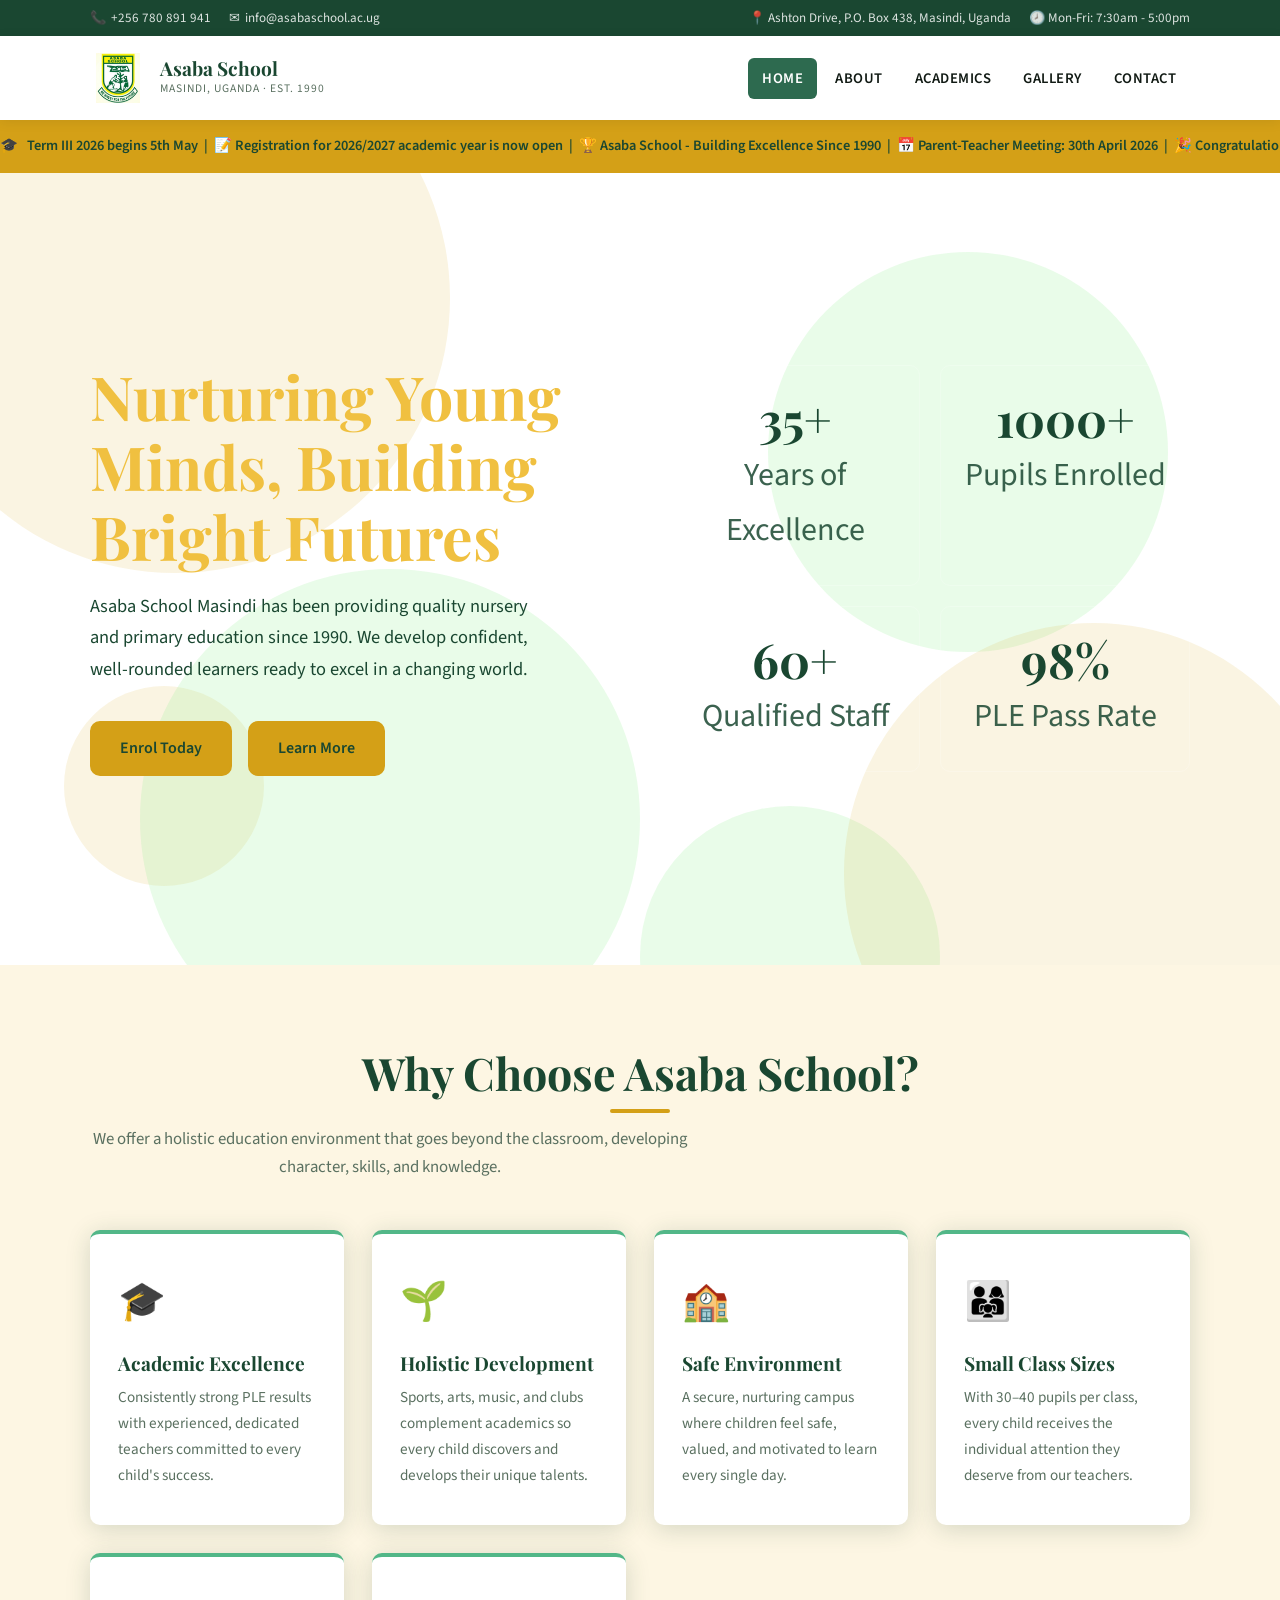
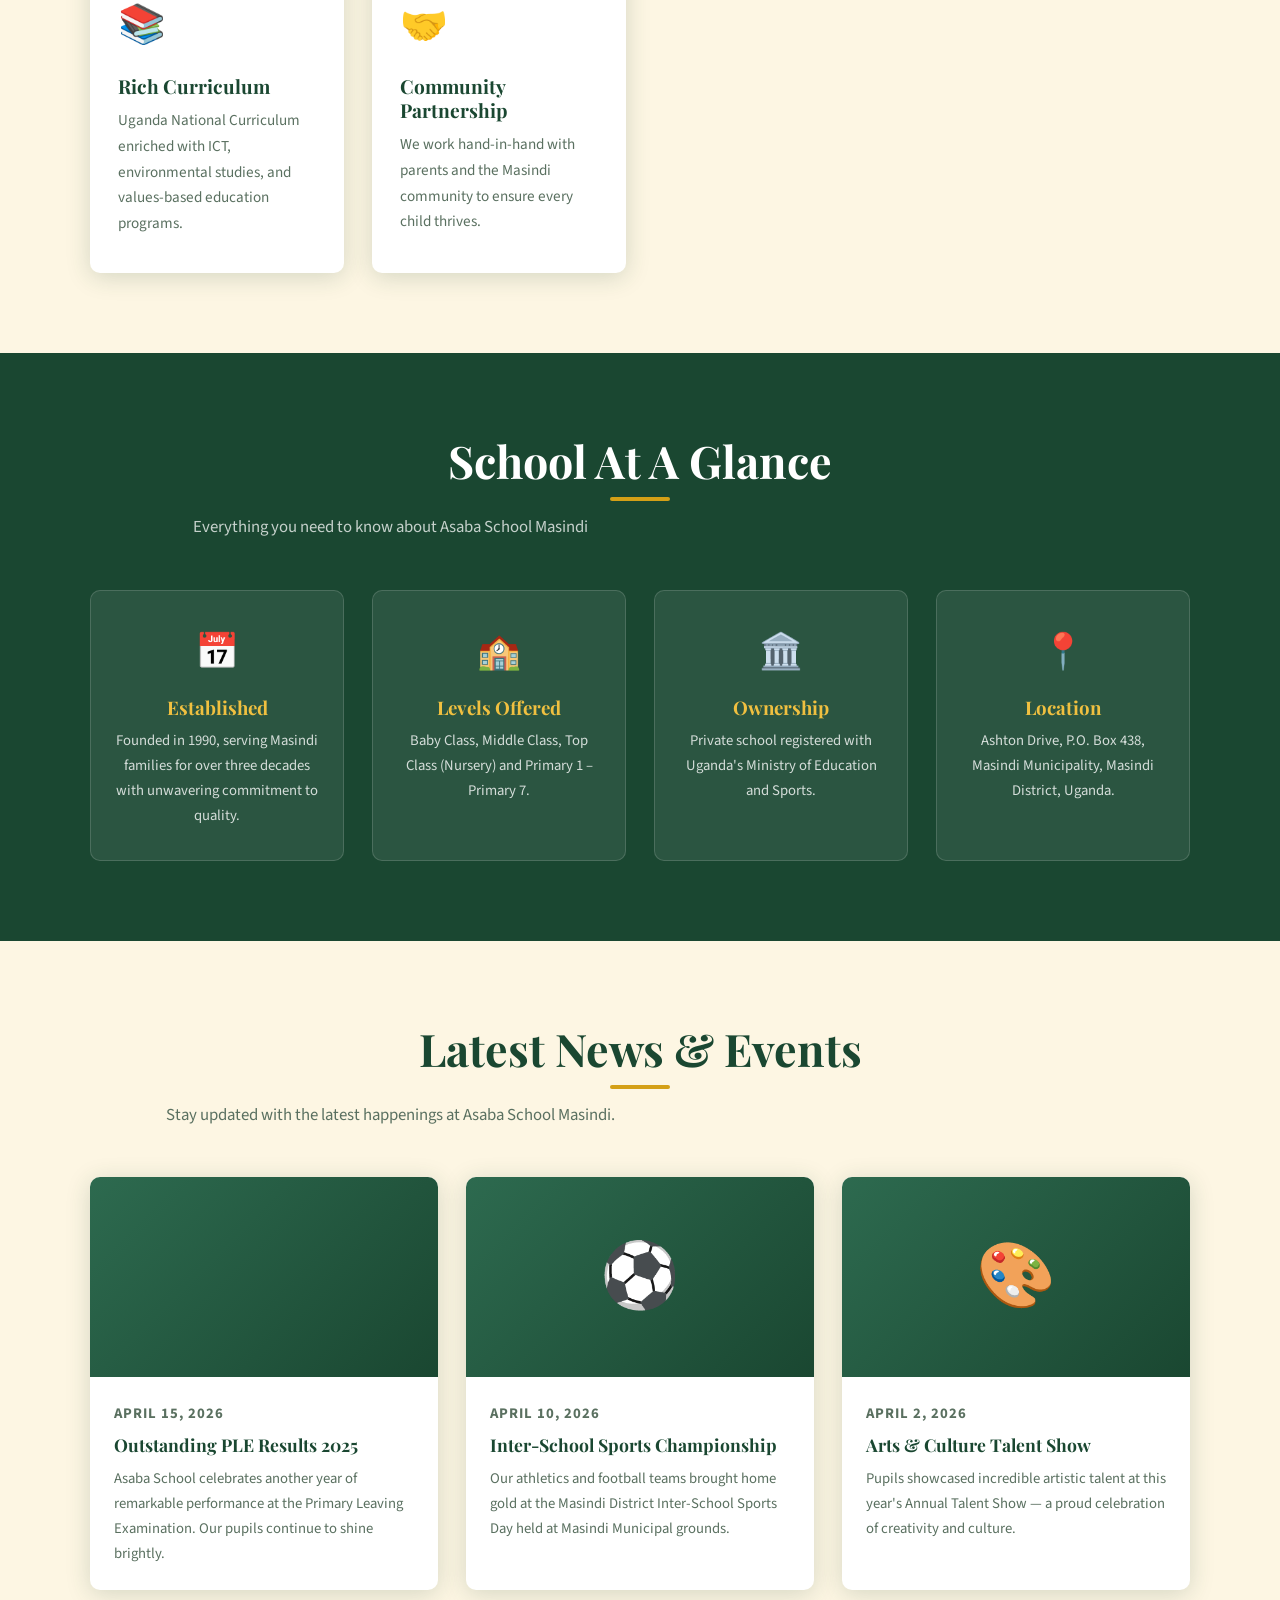
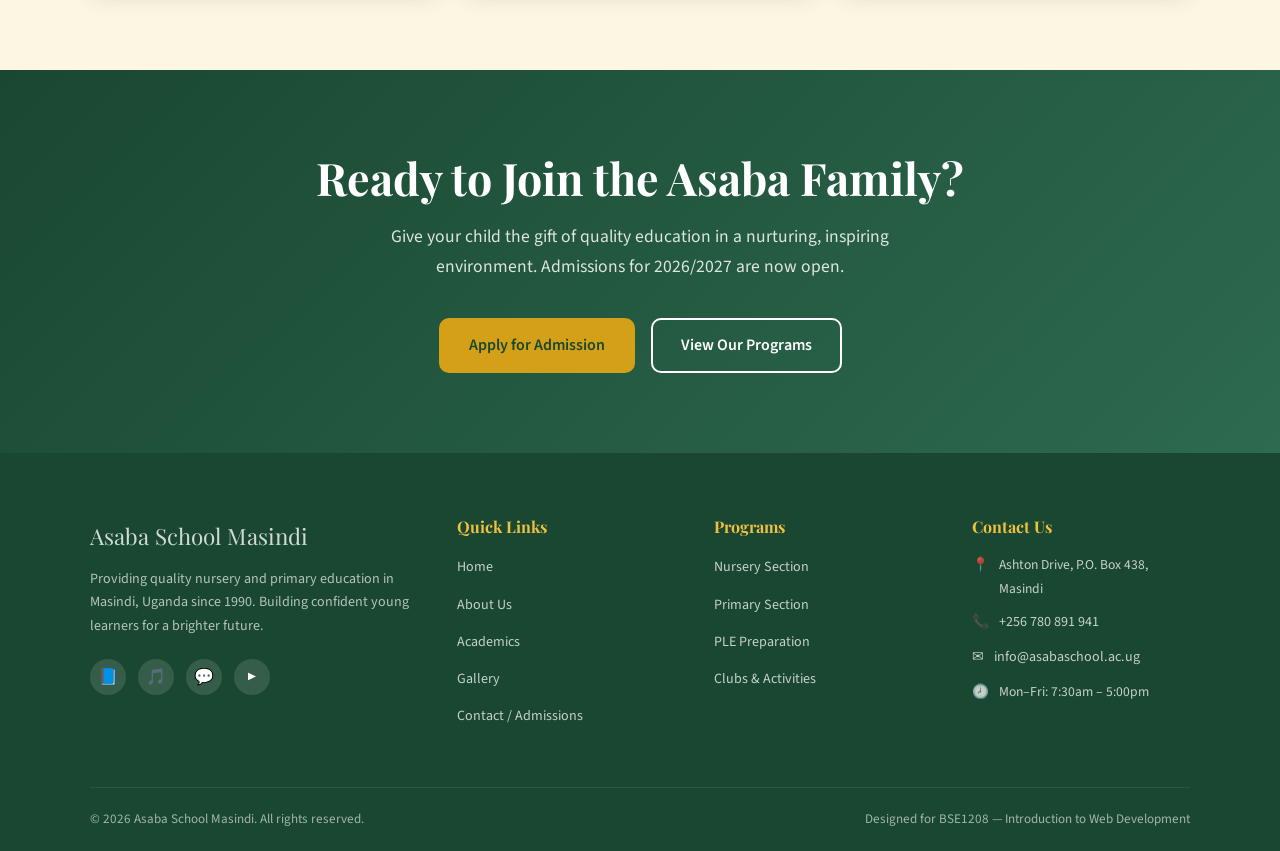
<file: index.html>
<!DOCTYPE html>
<html lang="en">
<head>
  <meta charset="UTF-8" />
  <meta name="viewport" content="width=device-width, initial-scale=1.0" />
  <meta name="description" content="Asaba School Masindi – A leading Nursery and Primary School in Masindi, Uganda. Established 1990. Quality education for young minds." />
  <title>Asaba School Masindi | Home</title>
  <link rel="stylesheet" href="style.css" />
  <link rel="preconnect" href="https://fonts.googleapis.com" />
  <link rel="preconnect" href="https://fonts.gstatic.com" crossorigin />
  <link href="https://fonts.googleapis.com/css2?family=Playfair+Display:wght@400;600;700&family=Source+Sans+3:wght@400;600;700&display=swap" rel="stylesheet" />
</head>
<body>

  <!-- TOP BAR -->
  <div class="top-bar">
    <div class="container">
      <div class="top-bar-left">
        <span>📞 <a href="tel:+256780891941">+256 780 891 941</a></span>
        <span>✉ <a href="mailto:info@asabaschool.ac.ug">info@asabaschool.ac.ug</a></span>
      </div>
      <div class="top-bar-right">
        <span>📍 Ashton Drive, P.O. Box 438, Masindi, Uganda</span>
        <span>🕗 Mon-Fri: 7:30am - 5:00pm</span>
      </div>
    </div>
  </div>

  <!-- HEADER -->
  <header>
    <div class="nav-wrapper">
      <a href="index.html" class="logo">
        <div class="logo-badge"><img src="images/Badge.png" alt="Badge" class="logo">
        </div>
        <div class="logo-text">
          <span class="school-name">Asaba School</span>
          <span class="school-tagline">Masindi, Uganda · Est. 1990</span>
        </div>
      </a>
      <button class="hamburger" id="hamburger" aria-label="Toggle navigation" aria-expanded="false">
        <span></span><span></span><span></span>
      </button>
      <nav id="mainNav">
        <ul>
          <li><a href="index.html" class="active">Home</a></li>
          <li><a href="about.html">About</a></li>
          <li><a href="academics.html">Academics</a></li>
          <li><a href="gallery.html">Gallery</a></li>
          <li><a href="contact.html">Contact</a></li>
        </ul>
      </nav>
    </div>
  </header>

  <!-- ANNOUNCEMENT TICKER -->
  <div class="announcement">
    <span class="ticker">
      🎓 &nbsp; Term III 2026 begins 5th May &nbsp;|&nbsp; 📝 Registration for 2026/2027 academic year is now open &nbsp;|&nbsp;
      🏆 Asaba School - Building Excellence Since 1990 &nbsp;|&nbsp; 📅 Parent-Teacher Meeting: 30th April 2026 &nbsp;|&nbsp;
      🎉 Congratulations to our 2025 PLE top performers! &nbsp;
    </span>
  </div>

  <!-- HERO SECTION -->
  <section class="hero">
    <div class="hero-shapes">
      <div class="hero-circle"></div>
      <div class="hero-circle green"></div>
      <div class="hero-circle"></div>
      <div class="hero-circle green"></div>
      <div class="hero-circle green"></div>
      <div class="hero-circle"></div>
    

    </div>
    <div class="hero-content">
      <div class="hero-text">
        <h1>
          <span>Nurturing Young Minds,
                Building Bright Futures</span>
        </h1>
        <p>
          Asaba School Masindi has been providing quality nursery and primary
          education since 1990. We develop confident, well-rounded learners
          ready to excel in a changing world.
        </p>
        <div class="hero-btns">
          <a href="contact.html" class="btn btn-primary">Enrol Today</a>
          <a href="about.html" class="btn btn-primary">Learn More</a>
        </div>
      </div>
      <div class="hero-stats">
        <div class="stat-card fade-in">
          <div class="number" data-count="35" data-suffix="+">35+</div>
          <div class="label">Years of Excellence</div>
        </div>
        <div class="stat-card">
          <div class="number" data-count="1000" data-suffix="+">1000+</div>
          <div class="label">Pupils Enrolled</div>
        </div>
        <div class="stat-card">
          <div class="number" data-count="60" data-suffix="+">60+</div>
          <div class="label">Qualified Staff</div>
        </div>
        <div class="stat-card">
          <div class="number" data-count="98" data-suffix="%">98%</div>
          <div class="label">PLE Pass Rate</div>
        </div>
      </div>
    </div>
  </section>

  <!-- WHY CHOOSE US -->
  <section id="why-us">
    <div class="container">
      <div class="text-center">
        <h2 class="section-title">Why Choose Asaba School?</h2>
        <p class="section-subtitle">We offer a holistic education environment that goes beyond the classroom, developing character, skills, and knowledge.</p>
      </div>
      <div class="features-grid">
        <div class="feature-card fade-in">
          <span class="feature-icon">🎓</span>
          <h3>Academic Excellence</h3>
          <p>Consistently strong PLE results with experienced, dedicated teachers committed to every child's success.</p>
        </div>
        <div class="feature-card fade-in">
          <span class="feature-icon">🌱</span>
          <h3>Holistic Development</h3>
          <p>Sports, arts, music, and clubs complement academics so every child discovers and develops their unique talents.</p>
        </div>
        <div class="feature-card fade-in">
          <span class="feature-icon">🏫</span>
          <h3>Safe Environment</h3>
          <p>A secure, nurturing campus where children feel safe, valued, and motivated to learn every single day.</p>
        </div>
        <div class="feature-card fade-in">
          <span class="feature-icon">👨‍👩‍👧</span>
          <h3>Small Class Sizes</h3>
          <p>With 30–40 pupils per class, every child receives the individual attention they deserve from our teachers.</p>
        </div>
        <div class="feature-card fade-in">
          <span class="feature-icon">📚</span>
          <h3>Rich Curriculum</h3>
          <p>Uganda National Curriculum enriched with ICT, environmental studies, and values-based education programs.</p>
        </div>
        <div class="feature-card fade-in">
          <span class="feature-icon">🤝</span>
          <h3>Community Partnership</h3>
          <p>We work hand-in-hand with parents and the Masindi community to ensure every child thrives.</p>
        </div>
      </div>
    </div>
  </section>

  <!-- QUICK INFO -->
  <section class="quick-info">
    <div class="container">
      <div class="text-center">
        <h2 class="section-title">School At A Glance</h2>
        <p class="section-subtitle">Everything you need to know about Asaba School Masindi</p>
      </div>
      <div class="info-grid">
        <div class="info-card fade-in">
          <div class="icon">📅</div>
          <h3>Established</h3>
          <p>Founded in 1990, serving Masindi families for over three decades with unwavering commitment to quality.</p>
        </div>
        <div class="info-card fade-in">
          <div class="icon">🏫</div>
          <h3>Levels Offered</h3>
          <p>Baby Class, Middle Class, Top Class (Nursery) and Primary 1 – Primary 7.</p>
        </div>
        <div class="info-card fade-in">
          <div class="icon">🏛️</div>
          <h3>Ownership</h3>
          <p>Private school registered with Uganda's Ministry of Education and Sports.</p>
        </div>
        <div class="info-card fade-in">
          <div class="icon">📍</div>
          <h3>Location</h3>
          <p>Ashton Drive, P.O. Box 438, Masindi Municipality, Masindi District, Uganda.</p>
        </div>
      </div>
    </div>
  </section>

  <!-- NEWS & EVENTS -->
  <section id="news">
    <div class="container">
      <div class="text-center">
        <h2 class="section-title">Latest News &amp; Events</h2>
        <p class="section-subtitle">Stay updated with the latest happenings at Asaba School Masindi.</p>
      </div>
      <div class="news-grid">
        <div class="news-card fade-in">
          <div class="news-card-img"></div>
          <div class="news-card-body">
            <p class="news-date">April 15, 2026</p>
            <h3>Outstanding PLE Results 2025</h3>
            <p>Asaba School celebrates another year of remarkable performance at the Primary Leaving Examination. Our pupils continue to shine brightly.</p>
          </div>
        </div>
        <div class="news-card fade-in">
          <div class="news-card-img">⚽</div>
          <div class="news-card-body">
            <p class="news-date">April 10, 2026</p>
            <h3>Inter-School Sports Championship</h3>
            <p>Our athletics and football teams brought home gold at the Masindi District Inter-School Sports Day held at Masindi Municipal grounds.</p>
          </div>
        </div>
        <div class="news-card fade-in">
          <div class="news-card-img">🎨</div>
          <div class="news-card-body">
            <p class="news-date">April 2, 2026</p>
            <h3>Arts &amp; Culture Talent Show</h3>
            <p>Pupils showcased incredible artistic talent at this year's Annual Talent Show — a proud celebration of creativity and culture.</p>
          </div>
        </div>
      </div>
    </div>
  </section>

  <!-- CALL TO ACTION -->
  <section style="background: linear-gradient(135deg, var(--green-dark), var(--green-mid)); text-align: center; padding: 80px 0;">
    <div class="container">
      <h2 style="color: #fff; font-size: clamp(1.8rem,4vw,2.8rem); margin-bottom: 16px;">Ready to Join the Asaba Family?</h2>
      <p style="color: rgba(255,255,255,0.85); font-size: 1.1rem; margin-bottom: 36px; max-width: 560px; margin-left: auto; margin-right: auto;">
        Give your child the gift of quality education in a nurturing, inspiring environment. Admissions for 2026/2027 are now open.
      </p>
      <div style="display: flex; gap: 16px; justify-content: center; flex-wrap: wrap;">
        <a href="contact.html" class="btn btn-primary">Apply for Admission</a>
        <a href="academics.html" class="btn btn-outline">View Our Programs</a>
      </div>
    </div>
  </section>

  <!-- FOOTER -->
  <footer>
    <div class="container">
      <div class="footer-grid">
        <div class="footer-brand">
          <p class="school-name">Asaba School Masindi</p>
          <p>Providing quality nursery and primary education in Masindi, Uganda since 1990. Building confident young learners for a brighter future.</p>
          <div class="social-links">
            <a href="#" class="social-link" aria-label="Facebook">📘</a>
            <a href="https://www.tiktok.com/@asabaschoolmasindi" class="social-link" aria-label="TikTok" target="_blank" rel="noopener">🎵</a>
            <a href="#" class="social-link" aria-label="WhatsApp">💬</a>
            <a href="#" class="social-link" aria-label="YouTube">▶️</a>
          </div>
        </div>
        <div class="footer-col">
          <h4>Quick Links</h4>
          <ul>
            <li><a href="index.html">Home</a></li>
            <li><a href="about.html">About Us</a></li>
            <li><a href="academics.html">Academics</a></li>
            <li><a href="gallery.html">Gallery</a></li>
            <li><a href="contact.html">Contact / Admissions</a></li>
          </ul>
        </div>
        <div class="footer-col">
          <h4>Programs</h4>
          <ul>
            <li><a href="academics.html#nursery">Nursery Section</a></li>
            <li><a href="academics.html#primary">Primary Section</a></li>
            <li><a href="academics.html#ple">PLE Preparation</a></li>
            <li><a href="academics.html#clubs">Clubs &amp; Activities</a></li>
          </ul>
        </div>
        <div class="footer-col">
          <h4>Contact Us</h4>
          <ul class="footer-contact">
            <li><span>📍</span><span>Ashton Drive, P.O. Box 438, Masindi</span></li>
            <li><span>📞</span><span><a href="tel:+256780891941">+256 780 891 941</a></span></li>
            <li><span>✉</span><span><a href="mailto:info@asabaschool.ac.ug">info@asabaschool.ac.ug</a></span></li>
            <li><span>🕗</span><span>Mon–Fri: 7:30am – 5:00pm</span></li>
          </ul>
        </div>
      </div>
      <div class="footer-bottom">
        <span>© <span id="currentYear"></span> Asaba School Masindi. All rights reserved.</span>
        <span>Designed for BSE1208 — Introduction to Web Development</span>
      </div>
    </div>
  </footer>

  <!-- SCROLL TO TOP -->
  <button id="scrollTop" aria-label="Scroll to top">↑</button>

  <script src="script.js"></script>
</body>
</html>
</file>
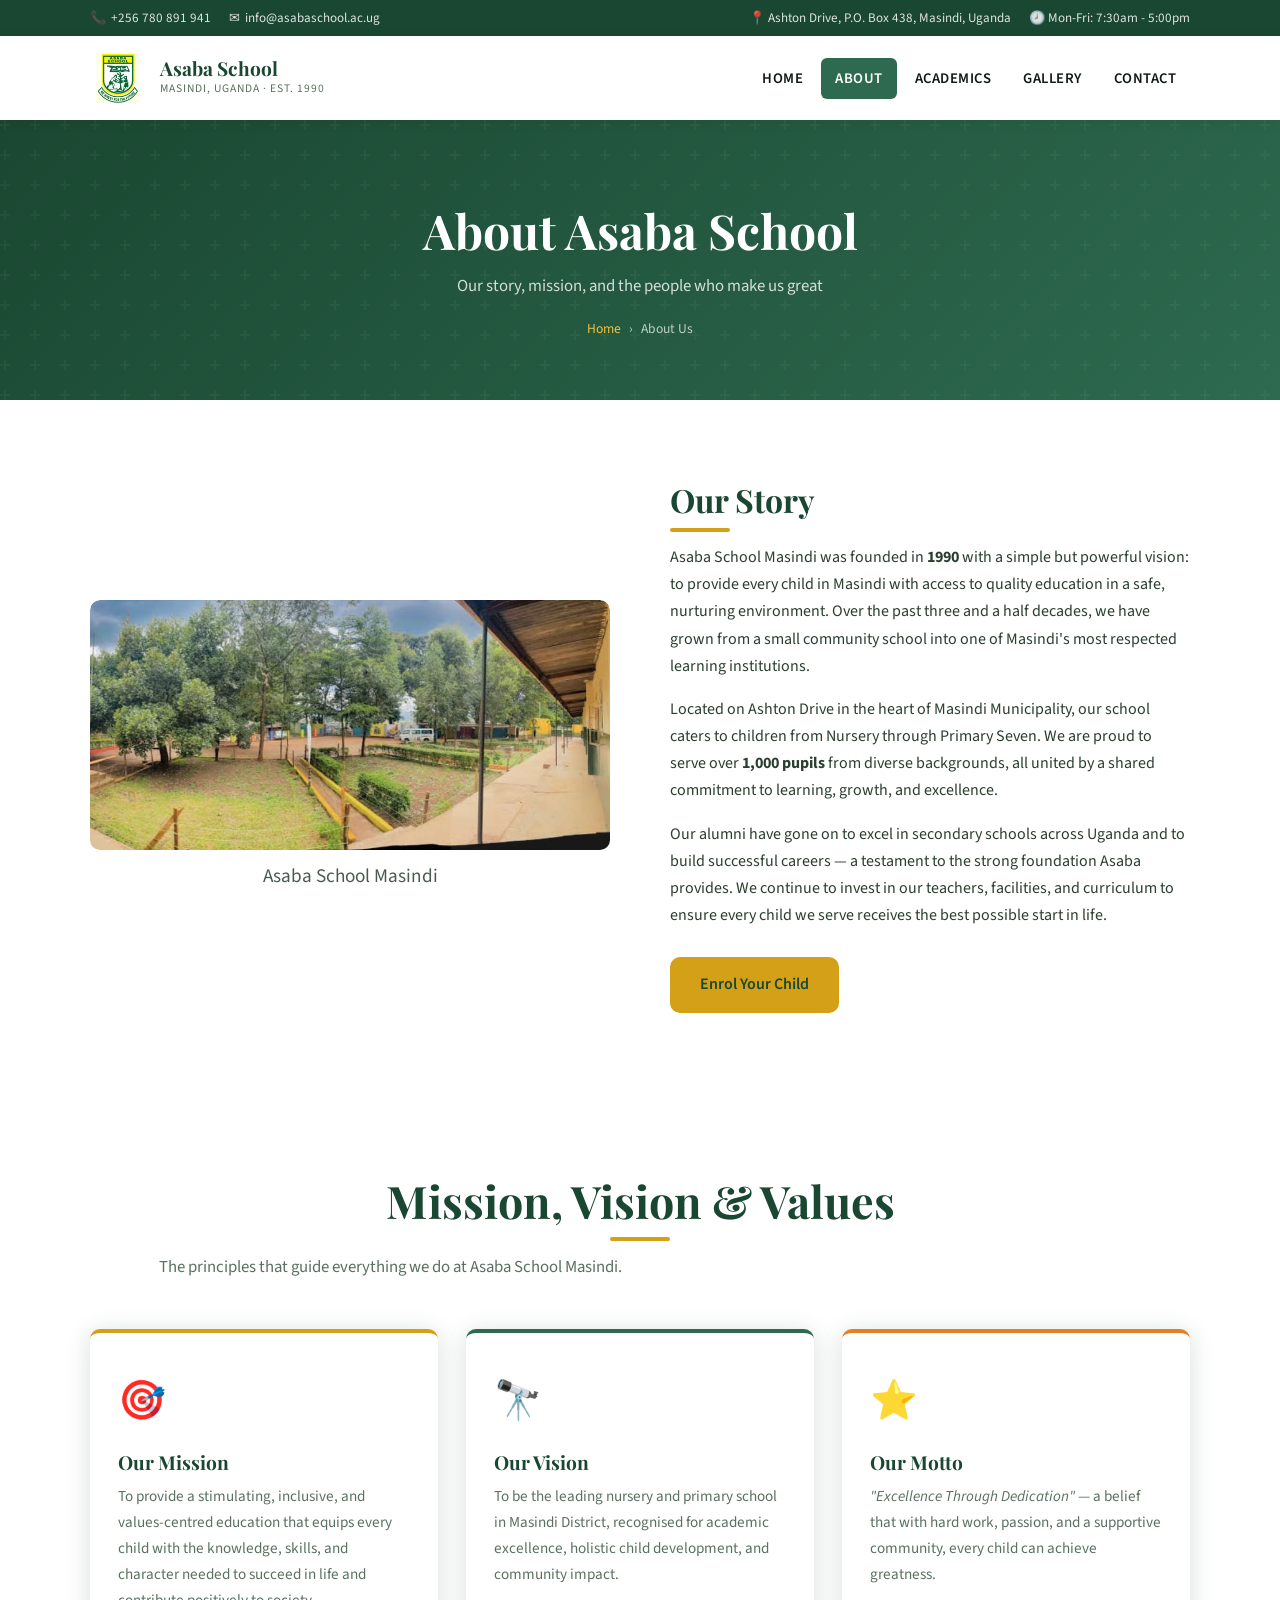
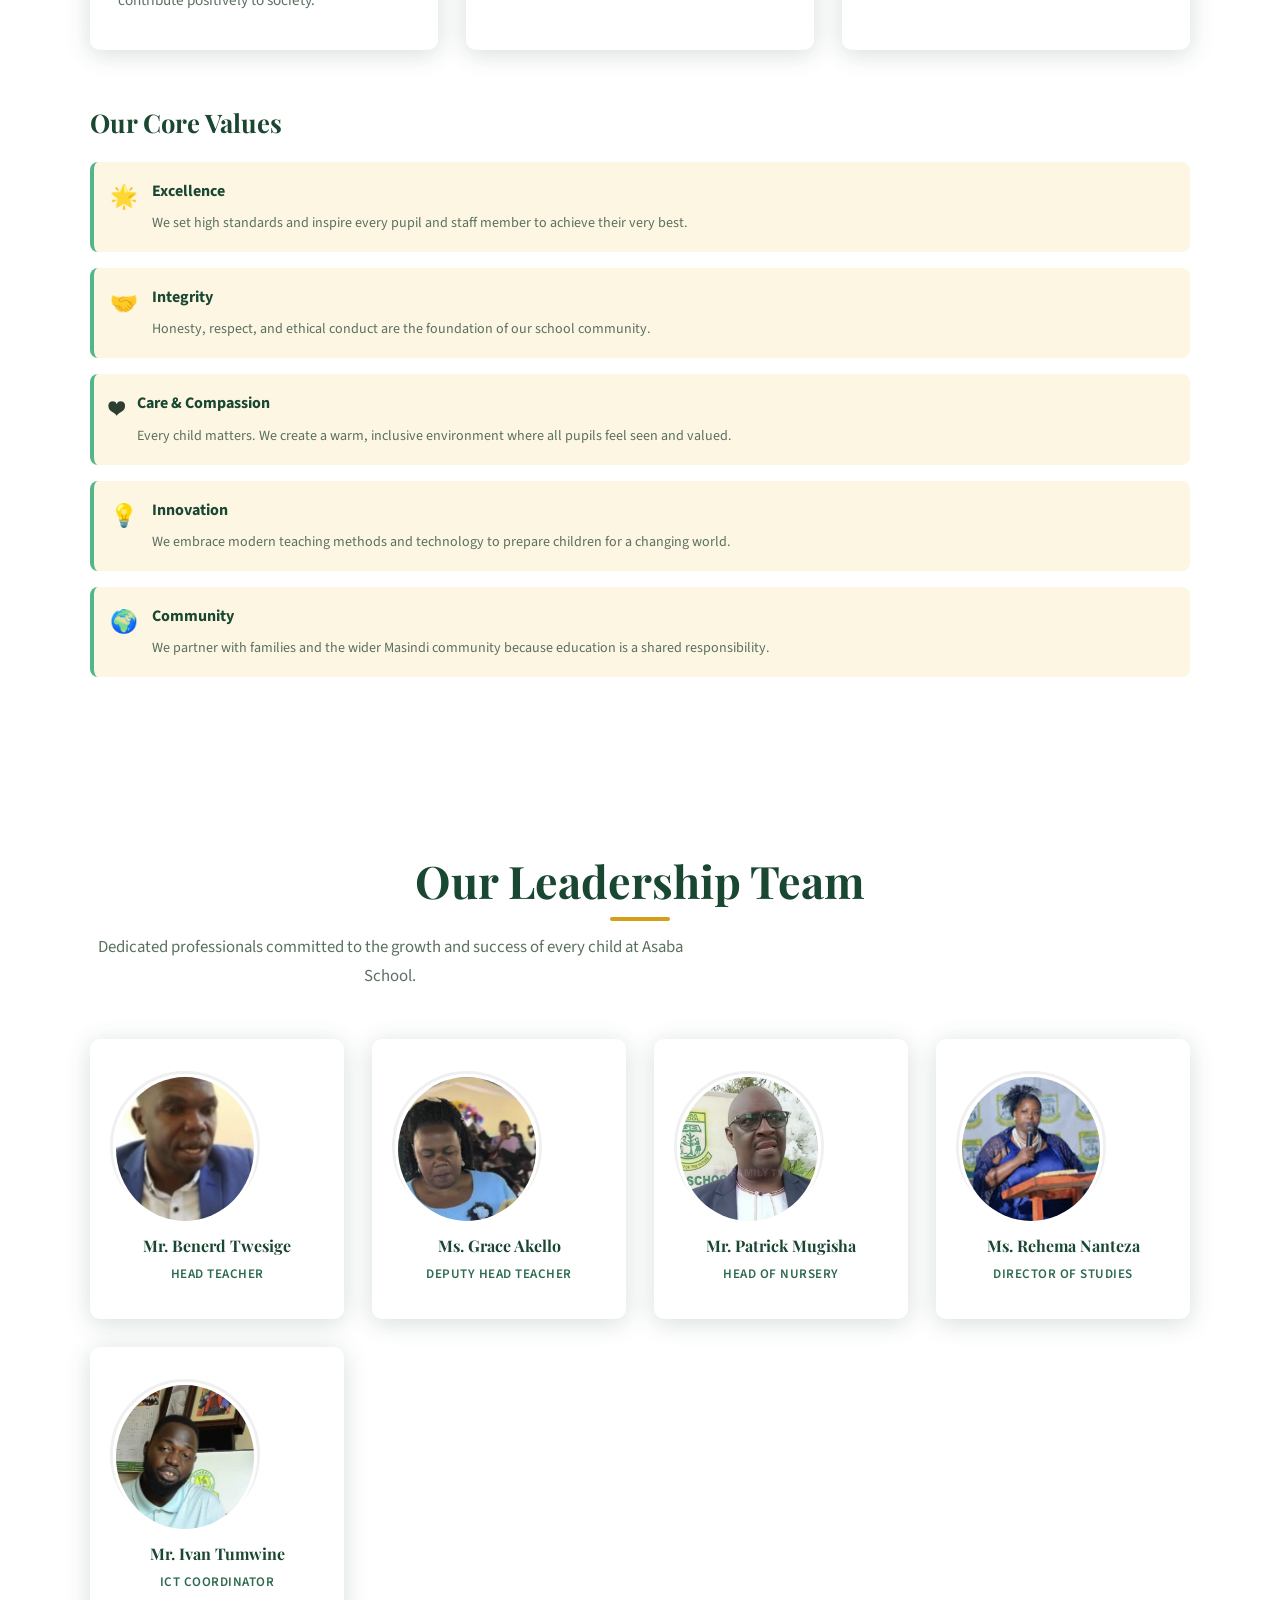
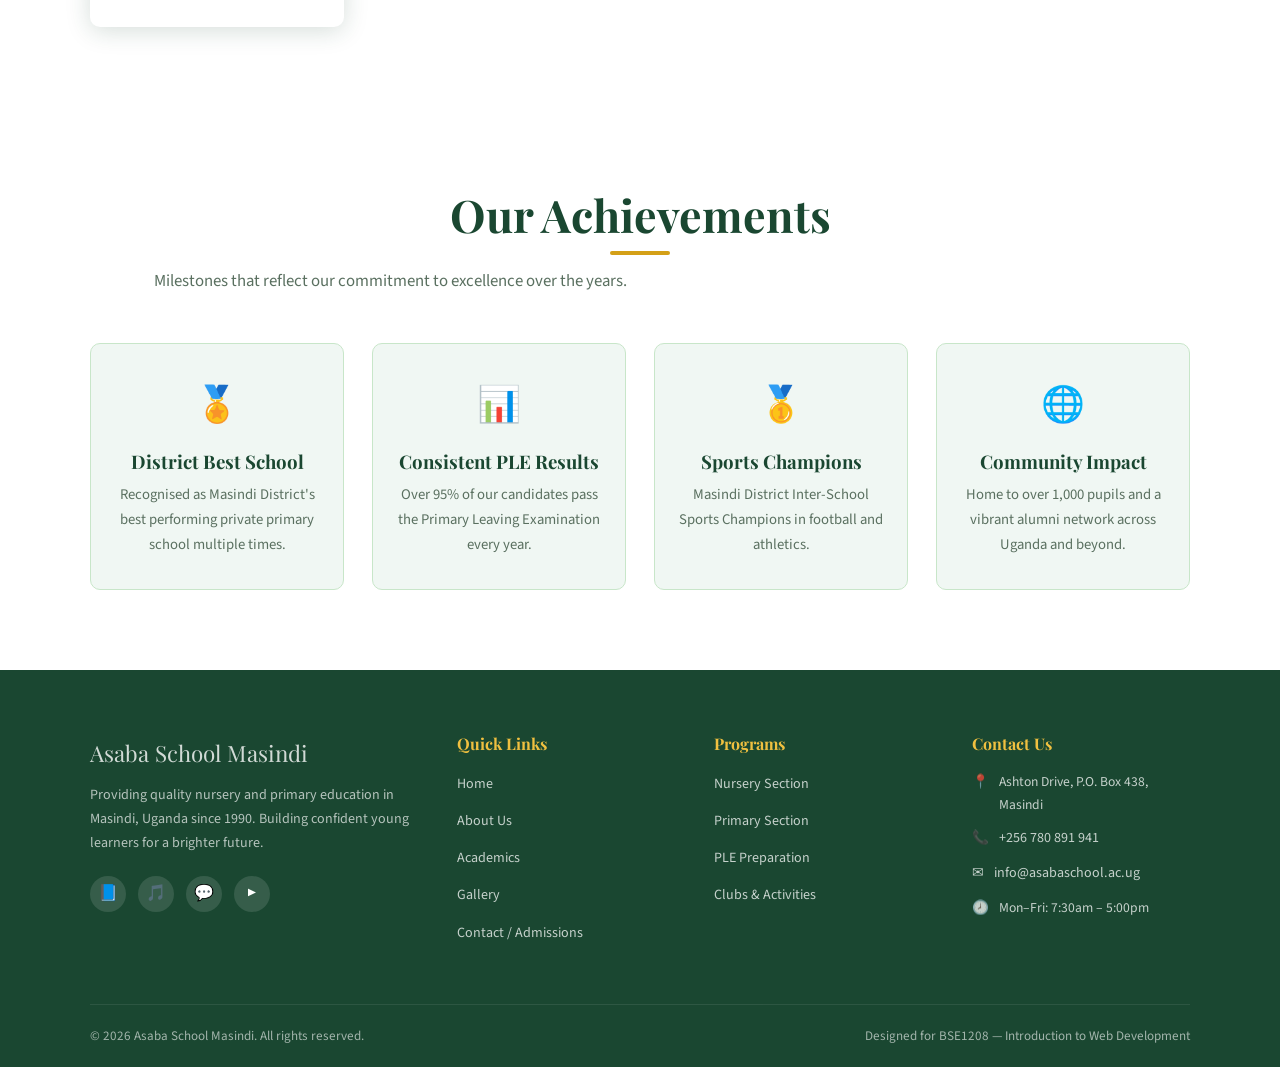
<file: about.html>
<!DOCTYPE html>
<html lang="en">
<head>
  <meta charset="UTF-8" />
  <meta name="viewport" content="width=device-width, initial-scale=1.0" />
  <meta name="description" content="Learn about Asaba School Masindi – our history, mission, vision, values and leadership team." />
  <title>About Us | Asaba School Masindi</title>
  <link rel="stylesheet" href="style.css" />
  <link rel="preconnect" href="https://fonts.googleapis.com" />
  <link rel="preconnect" href="https://fonts.gstatic.com" crossorigin />
  <link href="https://fonts.googleapis.com/css2?family=Playfair+Display:wght@400;600;700&family=Source+Sans+3:wght@400;600;700&display=swap" rel="stylesheet" />
</head>
<body>

  <!-- TOP BAR -->
  <div class="top-bar">
    <div class="container">
      <div class="top-bar-left">
        <span>📞 <a href="tel:+256780891941">+256 780 891 941</a></span>
        <span>✉ <a href="mailto:info@asabaschool.ac.ug">info@asabaschool.ac.ug</a></span>
      </div>
      <div class="top-bar-right">
        <span>📍 Ashton Drive, P.O. Box 438, Masindi, Uganda</span>
        <span>🕗 Mon-Fri: 7:30am - 5:00pm</span>
      </div>
    </div>
  </div>

  <!-- HEADER -->
  <header>
    <div class="nav-wrapper">
      <a href="index.html" class="logo">
        <div class="logo-badge"><img src="images/Badge.png" alt="Badge" class="logo"></div>
        <div class="logo-text">
          <span class="school-name">Asaba School</span>
          <span class="school-tagline">Masindi, Uganda · Est. 1990</span>
        </div>
      </a>
      <button class="hamburger" id="hamburger" aria-label="Toggle navigation" aria-expanded="false">
        <span></span><span></span><span></span>
      </button>
      <nav id="mainNav">
        <ul>
          <li><a href="index.html">Home</a></li>
          <li><a href="about.html" class="active">About</a></li>
          <li><a href="academics.html">Academics</a></li>
          <li><a href="gallery.html">Gallery</a></li>
          <li><a href="contact.html">Contact</a></li>
        </ul>
      </nav>
    </div>
  </header>

  <!-- PAGE HERO -->
  <div class="page-hero">
    <div class="container">
      <h1>About Asaba School</h1>
      <p>Our story, mission, and the people who make us great</p>
      <div class="breadcrumb">
        <a href="index.html">Home</a> &rsaquo; <span>About Us</span>
      </div>
    </div>
  </div>

  <!-- OUR STORY -->
  <section>
    <div class="container">
      <div class="about-grid">
        <div class="about-image-placeholder fade-in">
        <img src="images/Compound.jpeg" alt="The green and spacious school compound">
          <div class="img-text">Asaba School Masindi</div>
        </div>
        <div class="about-content fade-in">
          <h2 class="section-title">Our Story</h2>
          <p>
            Asaba School Masindi was founded in <strong>1990</strong> with a simple but powerful vision: to provide every child in Masindi with access to quality education in a safe, nurturing environment. Over the past three and a half decades, we have grown from a small community school into one of Masindi's most respected learning institutions.
          </p>
          <p>
            Located on Ashton Drive in the heart of Masindi Municipality, our school caters to children from Nursery through Primary Seven. We are proud to serve over <strong>1,000 pupils</strong> from diverse backgrounds, all united by a shared commitment to learning, growth, and excellence.
          </p>
          <p>
            Our alumni have gone on to excel in secondary schools across Uganda and to build successful careers — a testament to the strong foundation Asaba provides. We continue to invest in our teachers, facilities, and curriculum to ensure every child we serve receives the best possible start in life.
          </p>
          <a href="contact.html" class="btn btn-primary" style="margin-top: 12px;">Enrol Your Child</a>
        </div>
      </div>
    </div>
  </section>

  <!-- MISSION, VISION, VALUES -->
  <section style="background: var(--white);">
    <div class="container">
      <div class="text-center">
        <h2 class="section-title">Mission, Vision &amp; Values</h2>
        <p class="section-subtitle">The principles that guide everything we do at Asaba School Masindi.</p>
      </div>
      <div class="features-grid" style="margin-top: 48px;">
        <div class="feature-card fade-in" style="border-top-color: var(--gold);">
          <span class="feature-icon">🎯</span>
          <h3>Our Mission</h3>
          <p>To provide a stimulating, inclusive, and values-centred education that equips every child with the knowledge, skills, and character needed to succeed in life and contribute positively to society.</p>
        </div>
        <div class="feature-card fade-in" style="border-top-color: var(--green-mid);">
          <span class="feature-icon">🔭</span>
          <h3>Our Vision</h3>
          <p>To be the leading nursery and primary school in Masindi District, recognised for academic excellence, holistic child development, and community impact.</p>
        </div>
        <div class="feature-card fade-in" style="border-top-color: #e67e22;">
          <span class="feature-icon">⭐</span>
          <h3>Our Motto</h3>
          <p><em>"Excellence Through Dedication"</em> — a belief that with hard work, passion, and a supportive community, every child can achieve greatness.</p>
        </div>
      </div>

      <div style="margin-top: 56px;">
        <h3 style="font-family: var(--font-display); font-size: 1.6rem; color: var(--green-dark); margin-bottom: 24px;">Our Core Values</h3>
        <ul class="values-list">
          <li class="fade-in">
            <span class="val-icon">🌟</span>
            <div class="val-text">
              <strong>Excellence</strong>
              <span>We set high standards and inspire every pupil and staff member to achieve their very best.</span>
            </div>
          </li>
          <li class="fade-in">
            <span class="val-icon">🤝</span>
            <div class="val-text">
              <strong>Integrity</strong>
              <span>Honesty, respect, and ethical conduct are the foundation of our school community.</span>
            </div>
          </li>
          <li class="fade-in">
            <span class="val-icon">❤️</span>
            <div class="val-text">
              <strong>Care &amp; Compassion</strong>
              <span>Every child matters. We create a warm, inclusive environment where all pupils feel seen and valued.</span>
            </div>
          </li>
          <li class="fade-in">
            <span class="val-icon">💡</span>
            <div class="val-text">
              <strong>Innovation</strong>
              <span>We embrace modern teaching methods and technology to prepare children for a changing world.</span>
            </div>
          </li>
          <li class="fade-in">
            <span class="val-icon">🌍</span>
            <div class="val-text">
              <strong>Community</strong>
              <span>We partner with families and the wider Masindi community because education is a shared responsibility.</span>
            </div>
          </li>
        </ul>
      </div>
    </div>
  </section>

  <!-- LEADERSHIP TEAM -->
  <section>
    <div class="container">
      <div class="text-center">
        <h2 class="section-title">Our Leadership Team</h2>
        <p class="section-subtitle">Dedicated professionals committed to the growth and success of every child at Asaba School.</p>
      </div>
      <div class="team-grid">
        <div class="team-card fade-in">
          <div class="team-avatar"><img src="images/headteacher.jpeg" alt="HeadTeacher" class="teacher-photo"></div>
          <h3>Mr. Benerd Twesige</h3>
          <span class="role">Head Teacher</span>
        </div>
        <div class="team-card fade-in">
          <div class="team-avatar"><img src="images/ladyy.jpeg" alt="Deputy HeadTeacher" class="teacher-photo"></div>
          <h3>Ms. Grace Akello</h3>
          <span class="role">Deputy Head Teacher</span>
        </div>
        <div class="team-card fade-in">
          <div class="team-avatar"><img src="images/depHeadTr.jpeg" alt="Head of Nursery" class="teacher-photo"></div>
          <h3>Mr. Patrick Mugisha</h3>
          <span class="role">Head of Nursery</span>
        </div>
        <div class="team-card fade-in">
          <div class="team-avatar"><img src="images/lady2.jpeg" alt="Director of Studies" class="teacher-photo"></div>
          <h3>Ms. Rehema Nanteza</h3>
          <span class="role">Director of Studies</span>
        </div>
        <div class="team-card fade-in">
          <div class="team-avatar"><img src="images/ICT.jpeg" alt="ICT coordinator" class="teacher-photo"></div>
          <h3>Mr. Ivan Tumwine</h3>
          <span class="role">ICT Coordinator</span>
        </div>
      </div>
    </div>
  </section>

  <!-- ACHIEVEMENTS -->
  <section style="background: var(--white);">
    <div class="container">
      <div class="text-center">
        <h2 class="section-title">Our Achievements</h2>
        <p class="section-subtitle">Milestones that reflect our commitment to excellence over the years.</p>
      </div>
      <div class="info-grid" style="margin-top: 48px;">
        <div class="info-card fade-in" style="background: #f0f7f3; border: 1px solid #c8e6c9;">
          <div class="icon">🏅</div>
          <h3 style="color: var(--green-dark);">District Best School</h3>
          <p style="color: var(--text-muted);">Recognised as Masindi District's best performing private primary school multiple times.</p>
        </div>
        <div class="info-card fade-in" style="background: #f0f7f3; border: 1px solid #c8e6c9;">
          <div class="icon">📊</div>
          <h3 style="color: var(--green-dark);">Consistent PLE Results</h3>
          <p style="color: var(--text-muted);">Over 95% of our candidates pass the Primary Leaving Examination every year.</p>
        </div>
        <div class="info-card fade-in" style="background: #f0f7f3; border: 1px solid #c8e6c9;">
          <div class="icon">🥇</div>
          <h3 style="color: var(--green-dark);">Sports Champions</h3>
          <p style="color: var(--text-muted);">Masindi District Inter-School Sports Champions in football and athletics.</p>
        </div>
        <div class="info-card fade-in" style="background: #f0f7f3; border: 1px solid #c8e6c9;">
          <div class="icon">🌐</div>
          <h3 style="color: var(--green-dark);">Community Impact</h3>
          <p style="color: var(--text-muted);">Home to over 1,000 pupils and a vibrant alumni network across Uganda and beyond.</p>
        </div>
      </div>
    </div>
  </section>

  <!-- FOOTER -->
  <footer>
    <div class="container">
      <div class="footer-grid">
        <div class="footer-brand">
          <p class="school-name">Asaba School Masindi</p>
          <p>Providing quality nursery and primary education in Masindi, Uganda since 1990. Building confident young learners for a brighter future.</p>
          <div class="social-links">
            <a href="#" class="social-link" aria-label="Facebook">📘</a>
            <a href="https://www.tiktok.com/@asabaschoolmasindi" class="social-link" aria-label="TikTok" target="_blank" rel="noopener">🎵</a>
            <a href="#" class="social-link" aria-label="WhatsApp">💬</a>
            <a href="#" class="social-link" aria-label="YouTube">▶️</a>
          </div>
        </div>
        <div class="footer-col">
          <h4>Quick Links</h4>
          <ul>
            <li><a href="index.html">Home</a></li>
            <li><a href="about.html">About Us</a></li>
            <li><a href="academics.html">Academics</a></li>
            <li><a href="gallery.html">Gallery</a></li>
            <li><a href="contact.html">Contact / Admissions</a></li>
          </ul>
        </div>
        <div class="footer-col">
          <h4>Programs</h4>
          <ul>
            <li><a href="academics.html#nursery">Nursery Section</a></li>
            <li><a href="academics.html#primary">Primary Section</a></li>
            <li><a href="academics.html#ple">PLE Preparation</a></li>
            <li><a href="academics.html#clubs">Clubs &amp; Activities</a></li>
          </ul>
        </div>
        <div class="footer-col">
          <h4>Contact Us</h4>
          <ul class="footer-contact">
            <li><span>📍</span><span>Ashton Drive, P.O. Box 438, Masindi</span></li>
            <li><span>📞</span><span><a href="tel:+256780891941">+256 780 891 941</a></span></li>
            <li><span>✉</span><span><a href="mailto:info@asabaschool.ac.ug">info@asabaschool.ac.ug</a></span></li>
            <li><span>🕗</span><span>Mon–Fri: 7:30am – 5:00pm</span></li>
          </ul>
        </div>
      </div>
      <div class="footer-bottom">
        <span>© <span id="currentYear"></span> Asaba School Masindi. All rights reserved.</span>
        <span>Designed for BSE1208 — Introduction to Web Development</span>
      </div>
    </div>
  </footer>

  <button id="scrollTop" aria-label="Scroll to top">↑</button>
  <script src="script.js"></script>
</body>
</html>
</file>
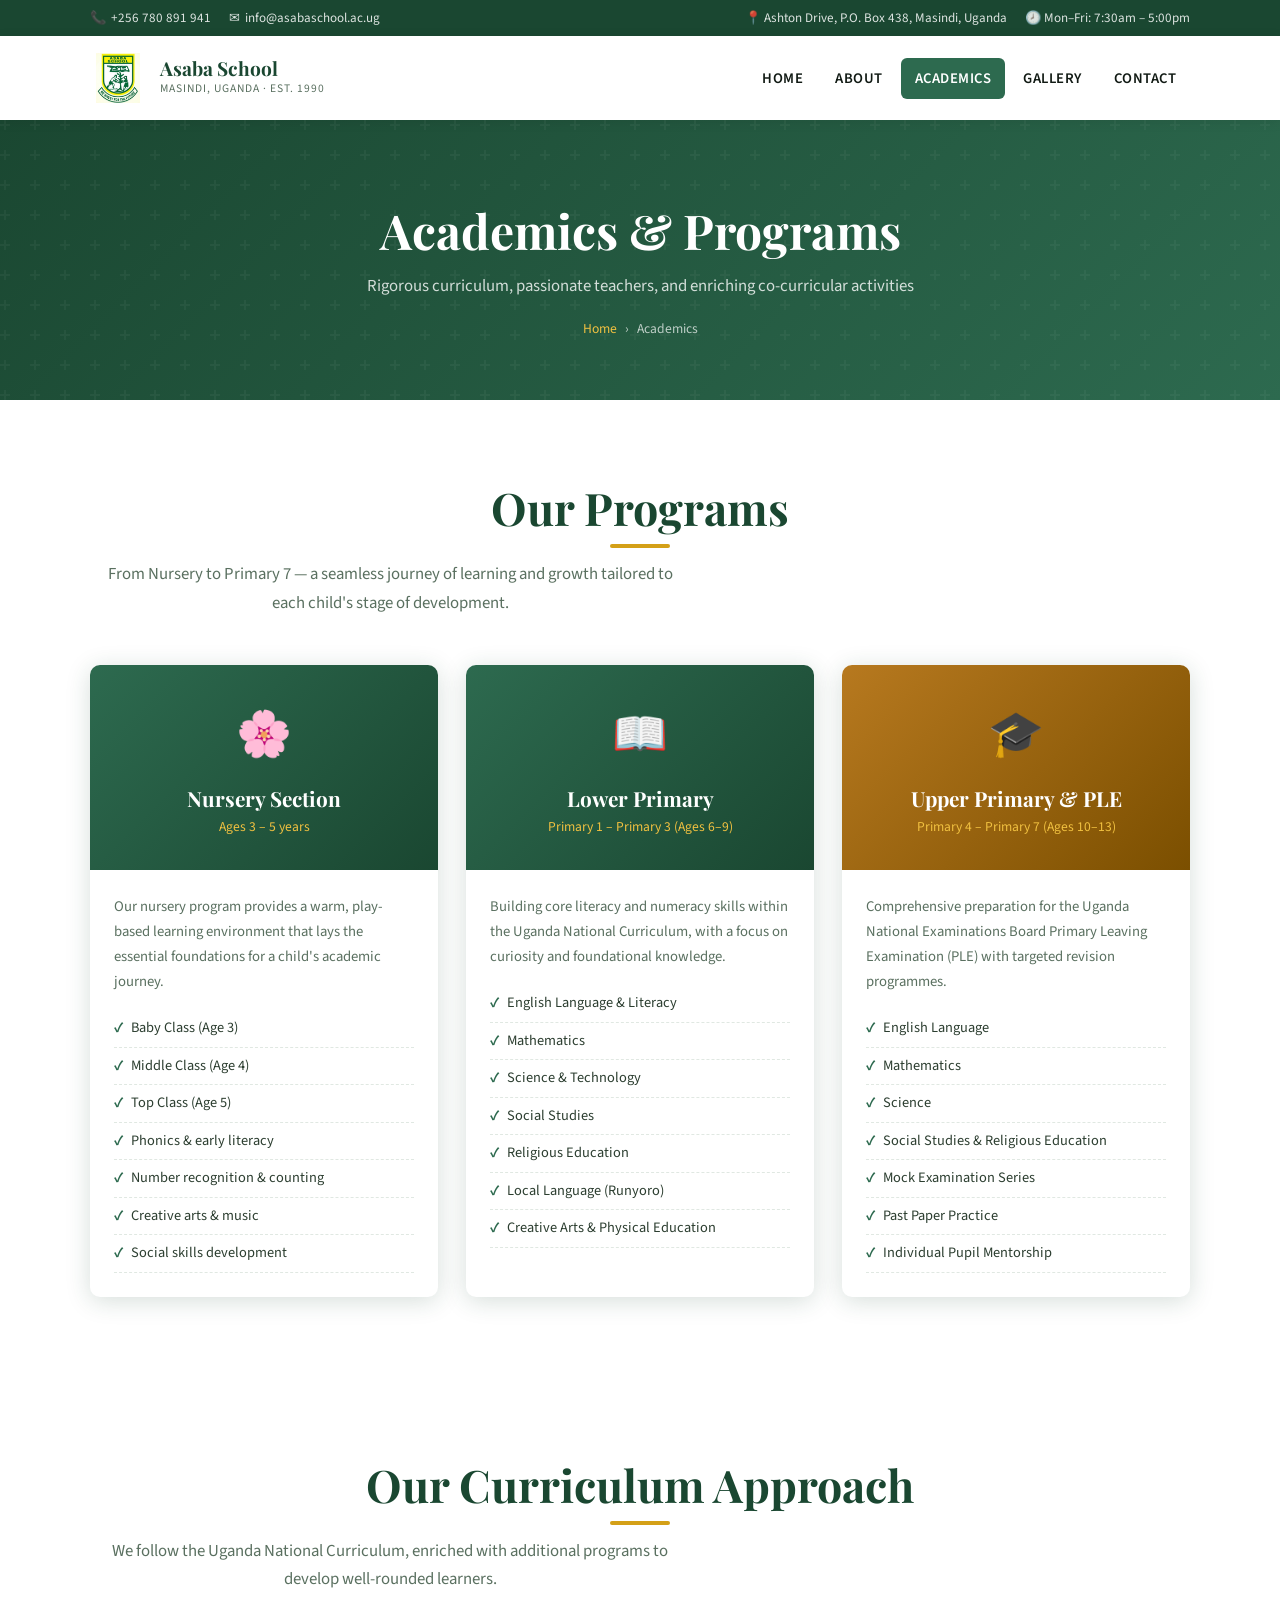
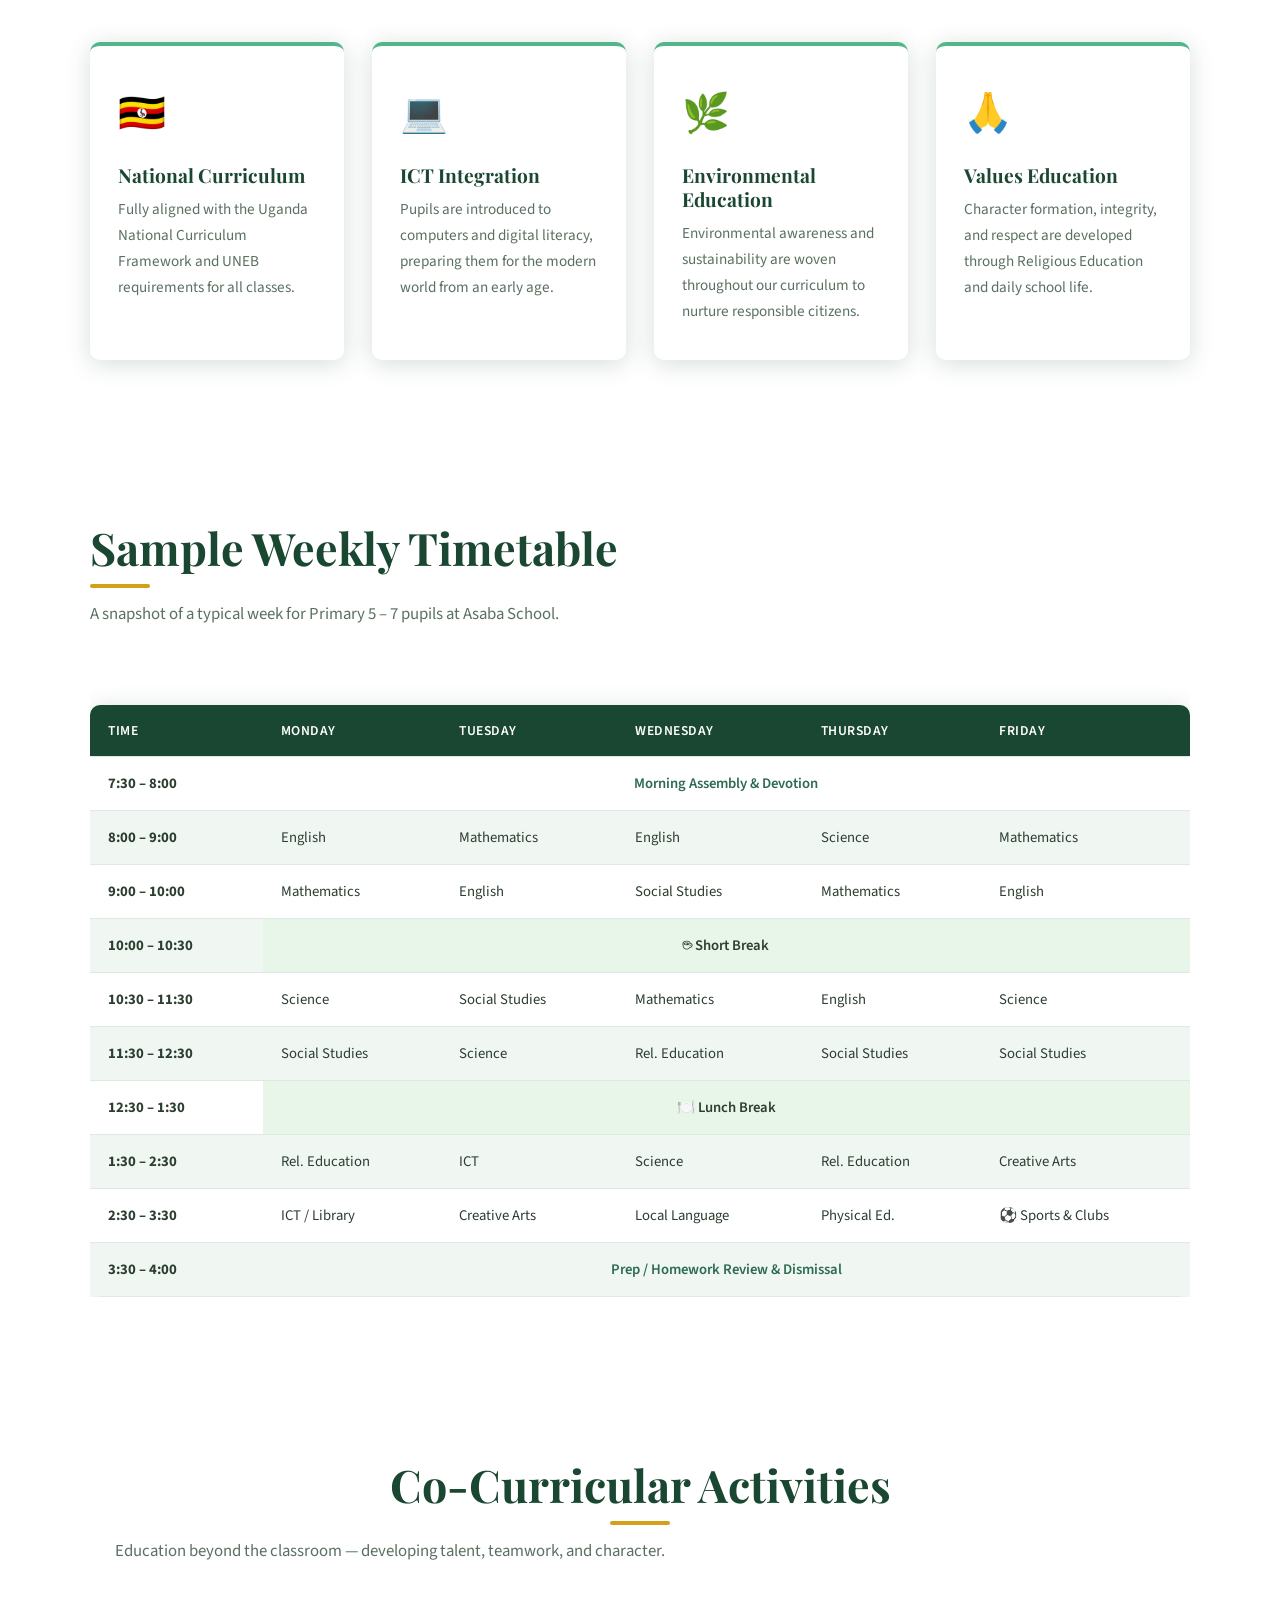
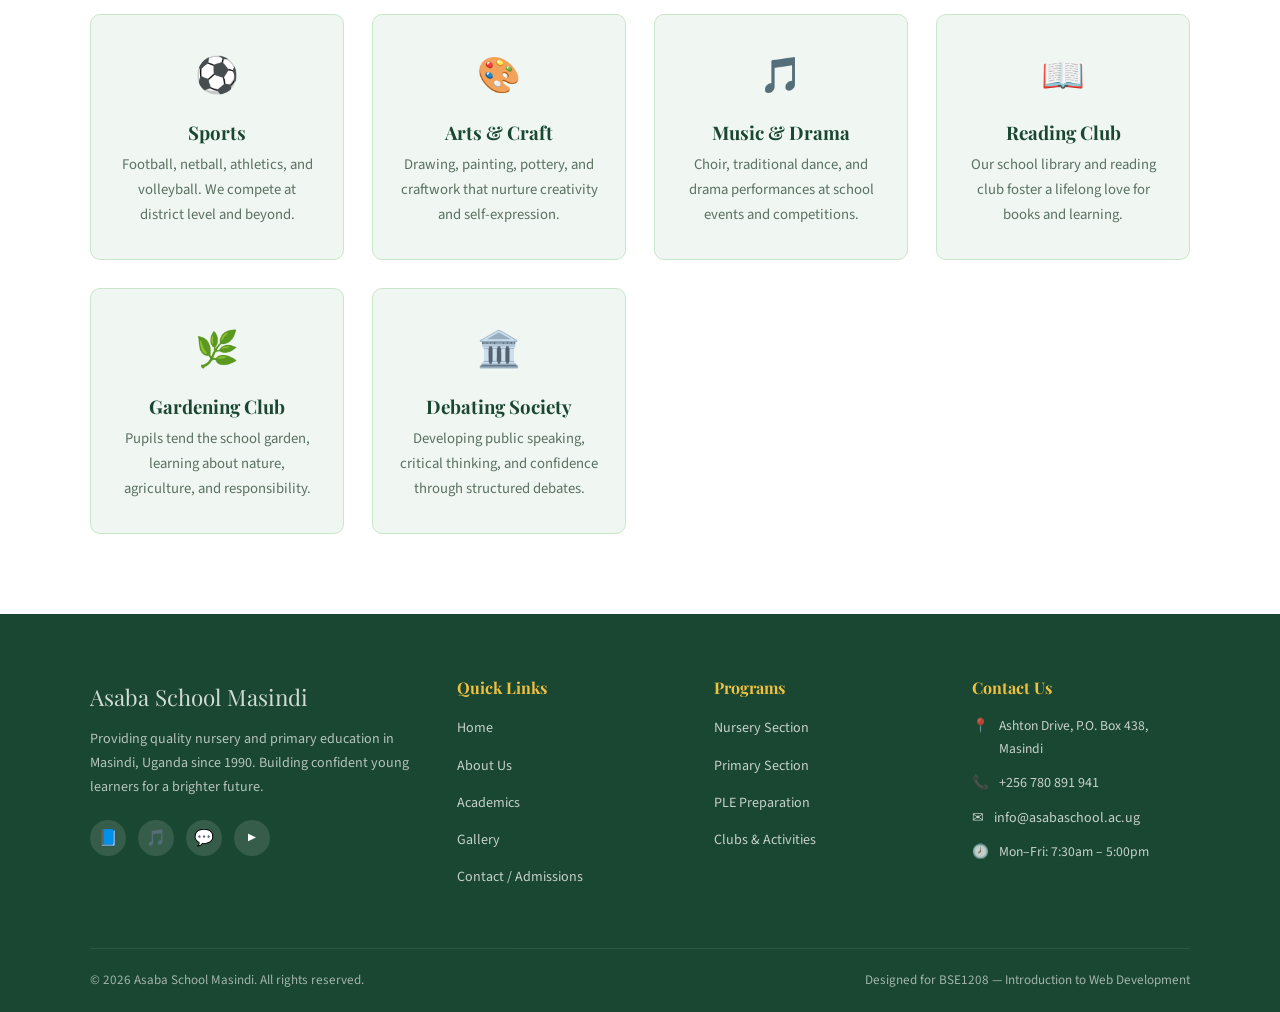
<file: academics.html>
<!DOCTYPE html>
<html lang="en">
<head>
  <meta charset="UTF-8" />
  <meta name="viewport" content="width=device-width, initial-scale=1.0" />
  <meta name="description" content="Asaba School Masindi Academics – Nursery and Primary programs, curriculum, timetable and co-curricular activities." />
  <title>Academics | Asaba School Masindi</title>
  <link rel="stylesheet" href="style.css" />
  <link rel="preconnect" href="https://fonts.googleapis.com" />
  <link rel="preconnect" href="https://fonts.gstatic.com" crossorigin />
  <link href="https://fonts.googleapis.com/css2?family=Playfair+Display:wght@400;600;700&family=Source+Sans+3:wght@400;600;700&display=swap" rel="stylesheet" />
</head>
<body>

  <!-- TOP BAR -->
  <div class="top-bar">
    <div class="container">
      <div class="top-bar-left">
        <span>📞 <a href="tel:+256780891941">+256 780 891 941</a></span>
        <span>✉ <a href="mailto:info@asabaschool.ac.ug">info@asabaschool.ac.ug</a></span>
      </div>
      <div class="top-bar-right">
        <span>📍 Ashton Drive, P.O. Box 438, Masindi, Uganda</span>
        <span>🕗 Mon–Fri: 7:30am – 5:00pm</span>
      </div>
    </div>
  </div>

  <!-- HEADER -->
  <header>
    <div class="nav-wrapper">
      <a href="index.html" class="logo">
        <div class="logo-badge"><img src="images/Badge.png" alt="Badge" class="logo"></div>
        <div class="logo-text">
          <span class="school-name">Asaba School</span>
          <span class="school-tagline">Masindi, Uganda · Est. 1990</span>
        </div>
      </a>
      <button class="hamburger" id="hamburger" aria-label="Toggle navigation" aria-expanded="false">
        <span></span><span></span><span></span>
      </button>
      <nav id="mainNav">
        <ul>
          <li><a href="index.html">Home</a></li>
          <li><a href="about.html">About</a></li>
          <li><a href="academics.html" class="active">Academics</a></li>
          <li><a href="gallery.html">Gallery</a></li>
          <li><a href="contact.html">Contact</a></li>
        </ul>
      </nav>
    </div>
  </header>

  <!-- PAGE HERO -->
  <div class="page-hero">
    <div class="container">
      <h1>Academics &amp; Programs</h1>
      <p>Rigorous curriculum, passionate teachers, and enriching co-curricular activities</p>
      <div class="breadcrumb">
        <a href="index.html">Home</a> &rsaquo; <span>Academics</span>
      </div>
    </div>
  </div>

  <!-- PROGRAMS -->
  <section id="nursery">
    <div class="container">
      <div class="text-center">
        <h2 class="section-title">Our Programs</h2>
        <p class="section-subtitle">From Nursery to Primary 7 — a seamless journey of learning and growth tailored to each child's stage of development.</p>
      </div>
      <div class="programs-grid">
        <!-- Nursery -->
        <div class="program-card fade-in" id="nursery">
          <div class="program-header">
            <div class="prog-icon">🌸</div>
            <h3>Nursery Section</h3>
            <p class="age">Ages 3 – 5 years</p>
          </div>
          <div class="program-body">
            <p>Our nursery program provides a warm, play-based learning environment that lays the essential foundations for a child's academic journey.</p>
            <ul>
              <li>Baby Class (Age 3)</li>
              <li>Middle Class (Age 4)</li>
              <li>Top Class (Age 5)</li>
              <li>Phonics &amp; early literacy</li>
              <li>Number recognition &amp; counting</li>
              <li>Creative arts &amp; music</li>
              <li>Social skills development</li>
            </ul>
          </div>
        </div>
        <!-- Lower Primary -->
        <div class="program-card fade-in" id="primary">
          <div class="program-header" style="background: linear-gradient(135deg, #2d6a4f, #1a4731);">
            <div class="prog-icon">📖</div>
            <h3>Lower Primary</h3>
            <p class="age">Primary 1 – Primary 3 (Ages 6–9)</p>
          </div>
          <div class="program-body">
            <p>Building core literacy and numeracy skills within the Uganda National Curriculum, with a focus on curiosity and foundational knowledge.</p>
            <ul>
              <li>English Language &amp; Literacy</li>
              <li>Mathematics</li>
              <li>Science &amp; Technology</li>
              <li>Social Studies</li>
              <li>Religious Education</li>
              <li>Local Language (Runyoro)</li>
              <li>Creative Arts &amp; Physical Education</li>
            </ul>
          </div>
        </div>
        <!-- Upper Primary -->
        <div class="program-card fade-in" id="ple">
          <div class="program-header" style="background: linear-gradient(135deg, #b7791f, #7b4f00);">
            <div class="prog-icon">🎓</div>
            <h3>Upper Primary &amp; PLE</h3>
            <p class="age">Primary 4 – Primary 7 (Ages 10–13)</p>
          </div>
          <div class="program-body">
            <p>Comprehensive preparation for the Uganda National Examinations Board Primary Leaving Examination (PLE) with targeted revision programmes.</p>
            <ul>
              <li>English Language</li>
              <li>Mathematics</li>
              <li>Science</li>
              <li>Social Studies &amp; Religious Education</li>
              <li>Mock Examination Series</li>
              <li>Past Paper Practice</li>
              <li>Individual Pupil Mentorship</li>
            </ul>
          </div>
        </div>
      </div>
    </div>
  </section>

  <!-- CURRICULUM -->
  <section style="background: var(--white);">
    <div class="container">
      <div class="text-center">
        <h2 class="section-title">Our Curriculum Approach</h2>
        <p class="section-subtitle">We follow the Uganda National Curriculum, enriched with additional programs to develop well-rounded learners.</p>
      </div>
      <div class="features-grid" style="margin-top: 48px;">
        <div class="feature-card fade-in">
          <span class="feature-icon">🇺🇬</span>
          <h3>National Curriculum</h3>
          <p>Fully aligned with the Uganda National Curriculum Framework and UNEB requirements for all classes.</p>
        </div>
        <div class="feature-card fade-in">
          <span class="feature-icon">💻</span>
          <h3>ICT Integration</h3>
          <p>Pupils are introduced to computers and digital literacy, preparing them for the modern world from an early age.</p>
        </div>
        <div class="feature-card fade-in">
          <span class="feature-icon">🌿</span>
          <h3>Environmental Education</h3>
          <p>Environmental awareness and sustainability are woven throughout our curriculum to nurture responsible citizens.</p>
        </div>
        <div class="feature-card fade-in">
          <span class="feature-icon">🙏</span>
          <h3>Values Education</h3>
          <p>Character formation, integrity, and respect are developed through Religious Education and daily school life.</p>
        </div>
      </div>
    </div>
  </section>

  <!-- SCHOOL TIMETABLE (HTML Table) -->
  <section>
    <div class="container">
      <h2 class="section-title">Sample Weekly Timetable</h2>
      <p class="section-subtitle">A snapshot of a typical week for Primary 5 – 7 pupils at Asaba School.</p>
      <div style="overflow-x: auto;">
        <table class="schedule-table">
          <thead>
            <tr>
              <th>Time</th>
              <th>Monday</th>
              <th>Tuesday</th>
              <th>Wednesday</th>
              <th>Thursday</th>
              <th>Friday</th>
            </tr>
          </thead>
          <tbody>
            <tr>
              <td><strong>7:30 – 8:00</strong></td>
              <td colspan="5" style="text-align:center; color: var(--green-mid); font-weight:600;">Morning Assembly &amp; Devotion</td>
            </tr>
            <tr>
              <td><strong>8:00 – 9:00</strong></td>
              <td>English</td>
              <td>Mathematics</td>
              <td>English</td>
              <td>Science</td>
              <td>Mathematics</td>
            </tr>
            <tr>
              <td><strong>9:00 – 10:00</strong></td>
              <td>Mathematics</td>
              <td>English</td>
              <td>Social Studies</td>
              <td>Mathematics</td>
              <td>English</td>
            </tr>
            <tr>
              <td><strong>10:00 – 10:30</strong></td>
              <td colspan="5" style="text-align:center; background:#e8f5e9; font-weight:600;">☕ Short Break</td>
            </tr>
            <tr>
              <td><strong>10:30 – 11:30</strong></td>
              <td>Science</td>
              <td>Social Studies</td>
              <td>Mathematics</td>
              <td>English</td>
              <td>Science</td>
            </tr>
            <tr>
              <td><strong>11:30 – 12:30</strong></td>
              <td>Social Studies</td>
              <td>Science</td>
              <td>Rel. Education</td>
              <td>Social Studies</td>
              <td>Social Studies</td>
            </tr>
            <tr>
              <td><strong>12:30 – 1:30</strong></td>
              <td colspan="5" style="text-align:center; background:#e8f5e9; font-weight:600;">🍽️ Lunch Break</td>
            </tr>
            <tr>
              <td><strong>1:30 – 2:30</strong></td>
              <td>Rel. Education</td>
              <td>ICT</td>
              <td>Science</td>
              <td>Rel. Education</td>
              <td>Creative Arts</td>
            </tr>
            <tr>
              <td><strong>2:30 – 3:30</strong></td>
              <td>ICT / Library</td>
              <td>Creative Arts</td>
              <td>Local Language</td>
              <td>Physical Ed.</td>
              <td>⚽ Sports &amp; Clubs</td>
            </tr>
            <tr>
              <td><strong>3:30 – 4:00</strong></td>
              <td colspan="5" style="text-align:center; color: var(--green-mid); font-weight:600;">Prep / Homework Review &amp; Dismissal</td>
            </tr>
          </tbody>
        </table>
      </div>
    </div>
  </section>

  <!-- CO-CURRICULAR -->
  <section style="background: var(--white);" id="clubs">
    <div class="container">
      <div class="text-center">
        <h2 class="section-title">Co-Curricular Activities</h2>
        <p class="section-subtitle">Education beyond the classroom — developing talent, teamwork, and character.</p>
      </div>
      <div class="info-grid" style="margin-top: 48px;">
        <div class="info-card fade-in" style="background: #f0f7f3; border: 1px solid #c8e6c9;">
          <div class="icon">⚽</div>
          <h3 style="color: var(--green-dark);">Sports</h3>
          <p style="color: var(--text-muted);">Football, netball, athletics, and volleyball. We compete at district level and beyond.</p>
        </div>
        <div class="info-card fade-in" style="background: #f0f7f3; border: 1px solid #c8e6c9;">
          <div class="icon">🎨</div>
          <h3 style="color: var(--green-dark);">Arts &amp; Craft</h3>
          <p style="color: var(--text-muted);">Drawing, painting, pottery, and craftwork that nurture creativity and self-expression.</p>
        </div>
        <div class="info-card fade-in" style="background: #f0f7f3; border: 1px solid #c8e6c9;">
          <div class="icon">🎵</div>
          <h3 style="color: var(--green-dark);">Music &amp; Drama</h3>
          <p style="color: var(--text-muted);">Choir, traditional dance, and drama performances at school events and competitions.</p>
        </div>
        <div class="info-card fade-in" style="background: #f0f7f3; border: 1px solid #c8e6c9;">
          <div class="icon">📖</div>
          <h3 style="color: var(--green-dark);">Reading Club</h3>
          <p style="color: var(--text-muted);">Our school library and reading club foster a lifelong love for books and learning.</p>
        </div>
        <div class="info-card fade-in" style="background: #f0f7f3; border: 1px solid #c8e6c9;">
          <div class="icon">🌿</div>
          <h3 style="color: var(--green-dark);">Gardening Club</h3>
          <p style="color: var(--text-muted);">Pupils tend the school garden, learning about nature, agriculture, and responsibility.</p>
        </div>
        <div class="info-card fade-in" style="background: #f0f7f3; border: 1px solid #c8e6c9;">
          <div class="icon">🏛️</div>
          <h3 style="color: var(--green-dark);">Debating Society</h3>
          <p style="color: var(--text-muted);">Developing public speaking, critical thinking, and confidence through structured debates.</p>
        </div>
      </div>
    </div>
  </section>

  <!-- FOOTER -->
  <footer>
    <div class="container">
      <div class="footer-grid">
        <div class="footer-brand">
          <p class="school-name">Asaba School Masindi</p>
          <p>Providing quality nursery and primary education in Masindi, Uganda since 1990. Building confident young learners for a brighter future.</p>
          <div class="social-links">
            <a href="#" class="social-link" aria-label="Facebook">📘</a>
            <a href="https://www.tiktok.com/@asabaschoolmasindi" class="social-link" aria-label="TikTok" target="_blank" rel="noopener">🎵</a>
            <a href="#" class="social-link" aria-label="WhatsApp">💬</a>
            <a href="#" class="social-link" aria-label="YouTube">▶️</a>
          </div>
        </div>
        <div class="footer-col">
          <h4>Quick Links</h4>
          <ul>
            <li><a href="index.html">Home</a></li>
            <li><a href="about.html">About Us</a></li>
            <li><a href="academics.html">Academics</a></li>
            <li><a href="gallery.html">Gallery</a></li>
            <li><a href="contact.html">Contact / Admissions</a></li>
          </ul>
        </div>
        <div class="footer-col">
          <h4>Programs</h4>
          <ul>
            <li><a href="#nursery">Nursery Section</a></li>
            <li><a href="#primary">Primary Section</a></li>
            <li><a href="#ple">PLE Preparation</a></li>
            <li><a href="#clubs">Clubs &amp; Activities</a></li>
          </ul>
        </div>
        <div class="footer-col">
          <h4>Contact Us</h4>
          <ul class="footer-contact">
            <li><span>📍</span><span>Ashton Drive, P.O. Box 438, Masindi</span></li>
            <li><span>📞</span><span><a href="tel:+256780891941">+256 780 891 941</a></span></li>
            <li><span>✉</span><span><a href="mailto:info@asabaschool.ac.ug">info@asabaschool.ac.ug</a></span></li>
            <li><span>🕗</span><span>Mon–Fri: 7:30am – 5:00pm</span></li>
          </ul>
        </div>
      </div>
      <div class="footer-bottom">
        <span>© <span id="currentYear"></span> Asaba School Masindi. All rights reserved.</span>
        <span>Designed for BSE1208 — Introduction to Web Development</span>
      </div>
    </div>
  </footer>

  <button id="scrollTop" aria-label="Scroll to top">↑</button>
  <script src="script.js"></script>
</body>
</html>
</file>
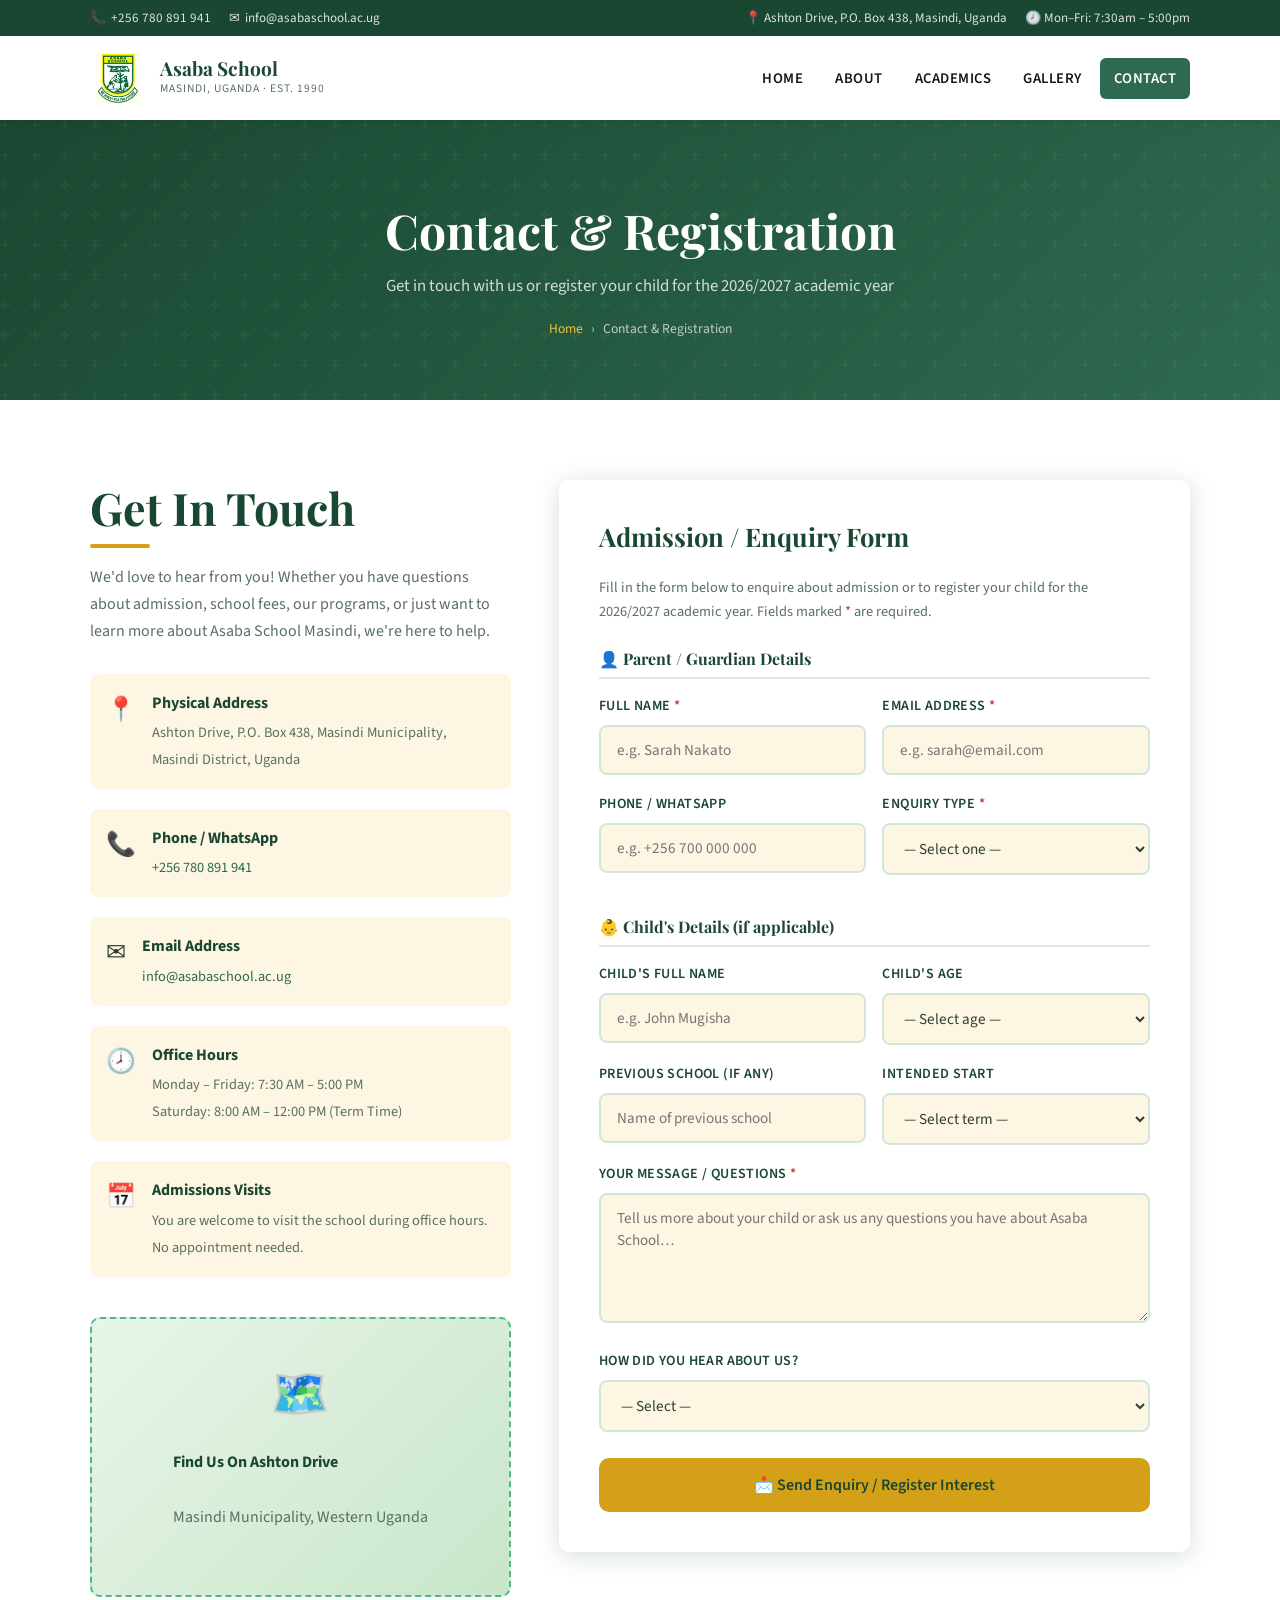
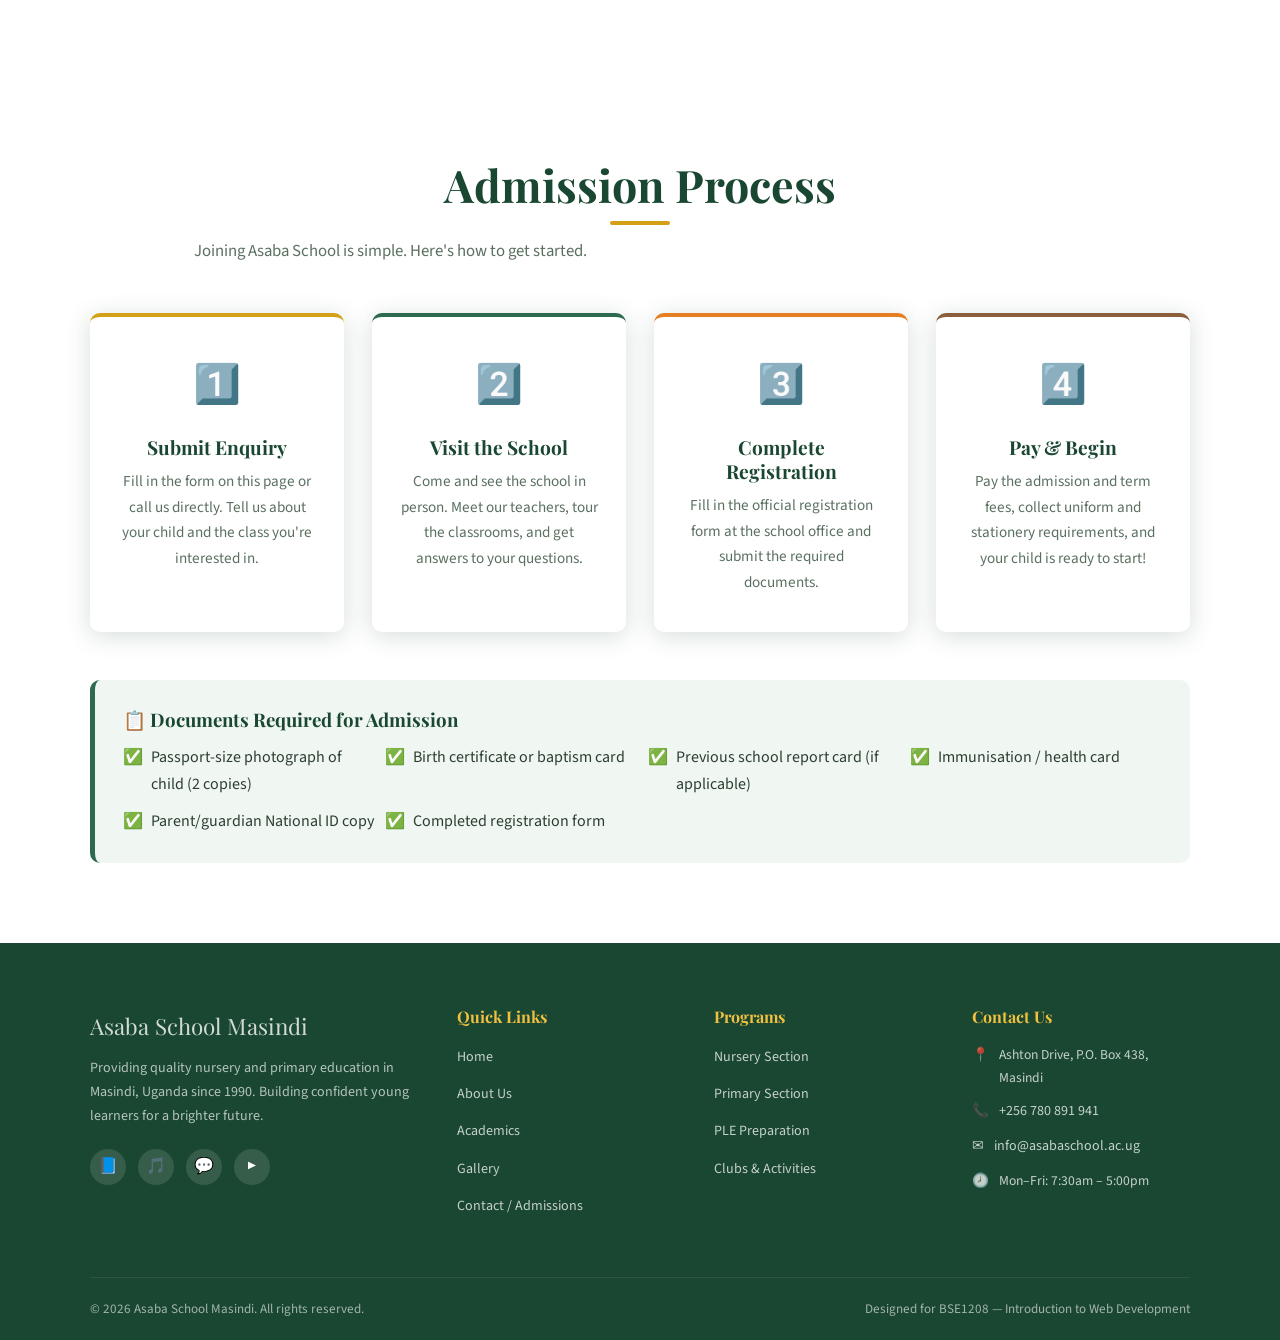
<file: contact.html>
<!DOCTYPE html>
<html lang="en">
<head>
  <meta charset="UTF-8" />
  <meta name="viewport" content="width=device-width, initial-scale=1.0" />
  <meta name="description" content="Contact Asaba School Masindi or apply for admission. Reach us by phone, email, or fill out our registration form." />
  <title>Contact &amp; Registration | Asaba School Masindi</title>
  <link rel="stylesheet" href="style.css" />
  <link rel="preconnect" href="https://fonts.googleapis.com" />
  <link rel="preconnect" href="https://fonts.gstatic.com" crossorigin />
  <link href="https://fonts.googleapis.com/css2?family=Playfair+Display:wght@400;600;700&family=Source+Sans+3:wght@400;600;700&display=swap" rel="stylesheet" />
</head>
<body>

  <!-- TOP BAR -->
  <div class="top-bar">
    <div class="container">
      <div class="top-bar-left">
        <span>📞 <a href="tel:+256780891941">+256 780 891 941</a></span>
        <span>✉ <a href="mailto:info@asabaschool.ac.ug">info@asabaschool.ac.ug</a></span>
      </div>
      <div class="top-bar-right">
        <span>📍 Ashton Drive, P.O. Box 438, Masindi, Uganda</span>
        <span>🕗 Mon–Fri: 7:30am – 5:00pm</span>
      </div>
    </div>
  </div>

  <!-- HEADER -->
  <header>
    <div class="nav-wrapper">
      <a href="index.html" class="logo">
        <div class="logo-badge"><img src="images/Badge.png" alt="Badge" class="logo"></div>
        <div class="logo-text">
          <span class="school-name">Asaba School</span>
          <span class="school-tagline">Masindi, Uganda · Est. 1990</span>
        </div>
      </a>
      <button class="hamburger" id="hamburger" aria-label="Toggle navigation" aria-expanded="false">
        <span></span><span></span><span></span>
      </button>
      <nav id="mainNav">
        <ul>
          <li><a href="index.html">Home</a></li>
          <li><a href="about.html">About</a></li>
          <li><a href="academics.html">Academics</a></li>
          <li><a href="gallery.html">Gallery</a></li>
          <li><a href="contact.html" class="active">Contact</a></li>
        </ul>
      </nav>
    </div>
  </header>

  <!-- PAGE HERO -->
  <div class="page-hero">
    <div class="container">
      <h1>Contact &amp; Registration</h1>
      <p>Get in touch with us or register your child for the 2026/2027 academic year</p>
      <div class="breadcrumb">
        <a href="index.html">Home</a> &rsaquo; <span>Contact &amp; Registration</span>
      </div>
    </div>
  </div>

  <!-- CONTACT + FORM -->
  <section>
    <div class="container">
      <div class="contact-layout">

        <!-- Contact Info -->
        <div class="contact-info">
          <h2 class="section-title">Get In Touch</h2>
          <p>We'd love to hear from you! Whether you have questions about admission, school fees, our programs, or just want to learn more about Asaba School Masindi, we're here to help.</p>

          <div class="contact-detail fade-in">
            <div class="icon">📍</div>
            <div class="text">
              <strong>Physical Address</strong>
              <span>Ashton Drive, P.O. Box 438, Masindi Municipality, Masindi District, Uganda</span>
            </div>
          </div>

          <div class="contact-detail fade-in">
            <div class="icon">📞</div>
            <div class="text">
              <strong>Phone / WhatsApp</strong>
              <span><a href="tel:+256780891941">+256 780 891 941</a></span>
            </div>
          </div>

          <div class="contact-detail fade-in">
            <div class="icon">✉</div>
            <div class="text">
              <strong>Email Address</strong>
              <span><a href="mailto:info@asabaschool.ac.ug">info@asabaschool.ac.ug</a></span>
            </div>
          </div>

          <div class="contact-detail fade-in">
            <div class="icon">🕗</div>
            <div class="text">
              <strong>Office Hours</strong>
              <span>Monday – Friday: 7:30 AM – 5:00 PM<br>Saturday: 8:00 AM – 12:00 PM (Term Time)</span>
            </div>
          </div>

          <div class="contact-detail fade-in">
            <div class="icon">📅</div>
            <div class="text">
              <strong>Admissions Visits</strong>
              <span>You are welcome to visit the school during office hours. No appointment needed.</span>
            </div>
          </div>

          <!-- Map Placeholder -->
          <div class="map-placeholder fade-in">
            🗺️
            <div>
              <p><strong>Find Us On Ashton Drive</strong></p>
              <p>Masindi Municipality, Western Uganda</p>
            </div>
          </div>
        </div>

        <!-- Registration Form -->
        <div class="contact-form fade-in">
          <h2>Admission / Enquiry Form</h2>
          <p style="color: var(--text-muted); font-size: 0.9rem; margin-bottom: 24px;">
            Fill in the form below to enquire about admission or to register your child for the 2026/2027 academic year. Fields marked <span style="color:#c0392b;">*</span> are required.
          </p>

          <form id="contactForm" novalidate>

            <!-- Parent Details -->
            <h3 style="font-size: 1rem; color: var(--green-dark); margin-bottom: 16px; padding-bottom: 8px; border-bottom: 2px solid #e0e8e2;">👤 Parent / Guardian Details</h3>

            <div class="form-row">
              <div class="form-group">
                <label for="name">Full Name <span style="color:#c0392b;">*</span></label>
                <input type="text" id="name" name="name" placeholder="e.g. Sarah Nakato" autocomplete="name" />
                <span class="form-error" id="nameError"></span>
              </div>
              <div class="form-group">
                <label for="email">Email Address <span style="color:#c0392b;">*</span></label>
                <input type="email" id="email" name="email" placeholder="e.g. sarah@email.com" autocomplete="email" />
                <span class="form-error" id="emailError"></span>
              </div>
            </div>

            <div class="form-row">
              <div class="form-group">
                <label for="phone">Phone / WhatsApp</label>
                <input type="tel" id="phone" name="phone" placeholder="e.g. +256 700 000 000" autocomplete="tel" />
                <span class="form-error" id="phoneError"></span>
              </div>
              <div class="form-group">
                <label for="subject">Enquiry Type <span style="color:#c0392b;">*</span></label>
                <select id="subject" name="subject">
                  <option value="">— Select one —</option>
                  <option value="admission">Nursery Admission</option>
                  <option value="primary-admission">Primary Admission</option>
                  <option value="school-fees">School Fees Inquiry</option>
                  <option value="academics">Academic Programs</option>
                  <option value="visit">Schedule a School Visit</option>
                  <option value="other">General Enquiry</option>
                </select>
                <span class="form-error" id="subjectError"></span>
              </div>
            </div>

            <!-- Child Details -->
            <h3 style="font-size: 1rem; color: var(--green-dark); margin: 24px 0 16px; padding-bottom: 8px; border-bottom: 2px solid #e0e8e2;">👶 Child's Details (if applicable)</h3>

            <div class="form-row">
              <div class="form-group">
                <label for="childName">Child's Full Name</label>
                <input type="text" id="childName" name="childName" placeholder="e.g. John Mugisha" />
              </div>
              <div class="form-group">
                <label for="childAge">Child's Age</label>
                <select id="childAge" name="childAge">
                  <option value="">— Select age —</option>
                  <option value="3">3 years (Baby Class)</option>
                  <option value="4">4 years (Middle Class)</option>
                  <option value="5">5 years (Top Class)</option>
                  <option value="6">6 years (Primary 1)</option>
                  <option value="7">7 years (Primary 2)</option>
                  <option value="8">8 years (Primary 3)</option>
                  <option value="9">9 years (Primary 4)</option>
                  <option value="10">10 years (Primary 5)</option>
                  <option value="11">11 years (Primary 6)</option>
                  <option value="12">12 years (Primary 7)</option>
                  <option value="other">Other</option>
                </select>
              </div>
            </div>

            <div class="form-row">
              <div class="form-group">
                <label for="previousSchool">Previous School (if any)</label>
                <input type="text" id="previousSchool" name="previousSchool" placeholder="Name of previous school" />
              </div>
              <div class="form-group">
                <label for="intakeYear">Intended Start</label>
                <select id="intakeYear" name="intakeYear">
                  <option value="">— Select term —</option>
                  <option value="term1-2026">Term I 2026 (Feb)</option>
                  <option value="term2-2026">Term II 2026 (June)</option>
                  <option value="term3-2026">Term III 2026 (Sept)</option>
                  <option value="term1-2027">Term I 2027 (Feb)</option>
                </select>
              </div>
            </div>

            <!-- Message -->
            <div class="form-group">
              <label for="message">Your Message / Questions <span style="color:#c0392b;">*</span></label>
              <textarea id="message" name="message" placeholder="Tell us more about your child or ask us any questions you have about Asaba School…"></textarea>
              <span class="form-error" id="messageError"></span>
            </div>

            <!-- How did you hear -->
            <div class="form-group">
              <label for="referral">How did you hear about us?</label>
              <select id="referral" name="referral">
                <option value="">— Select —</option>
                <option value="friend">Friend / Family Referral</option>
                <option value="tiktok">TikTok</option>
                <option value="facebook">Facebook</option>
                <option value="google">Google Search</option>
                <option value="passing">Passed by the School</option>
                <option value="other">Other</option>
              </select>
            </div>

            <button type="submit" class="btn btn-primary" style="width: 100%; padding: 14px; font-size: 1rem; margin-top: 8px;">
              📩 Send Enquiry / Register Interest
            </button>

            <!-- Success Message -->
            <div class="form-success" id="formSuccess">
              ✅ Thank you! Your enquiry has been received. We will get back to you within 1–2 business days.
            </div>

          </form>
        </div>
        <!-- End Form -->

      </div>
    </div>
  </section>

  <!-- ADMISSION PROCESS -->
  <section style="background: var(--white);">
    <div class="container">
      <div class="text-center">
        <h2 class="section-title">Admission Process</h2>
        <p class="section-subtitle">Joining Asaba School is simple. Here's how to get started.</p>
      </div>
      <div class="features-grid" style="margin-top: 48px;">
        <div class="feature-card fade-in" style="text-align: center; border-top-color: var(--gold);">
          <span class="feature-icon">1️⃣</span>
          <h3>Submit Enquiry</h3>
          <p>Fill in the form on this page or call us directly. Tell us about your child and the class you're interested in.</p>
        </div>
        <div class="feature-card fade-in" style="text-align: center; border-top-color: var(--green-mid);">
          <span class="feature-icon">2️⃣</span>
          <h3>Visit the School</h3>
          <p>Come and see the school in person. Meet our teachers, tour the classrooms, and get answers to your questions.</p>
        </div>
        <div class="feature-card fade-in" style="text-align: center; border-top-color: #e67e22;">
          <span class="feature-icon">3️⃣</span>
          <h3>Complete Registration</h3>
          <p>Fill in the official registration form at the school office and submit the required documents.</p>
        </div>
        <div class="feature-card fade-in" style="text-align: center; border-top-color: #8b5e3c;">
          <span class="feature-icon">4️⃣</span>
          <h3>Pay &amp; Begin</h3>
          <p>Pay the admission and term fees, collect uniform and stationery requirements, and your child is ready to start!</p>
        </div>
      </div>

      <div style="margin-top: 48px; background: #f0f7f3; border-radius: var(--radius); padding: 28px; border-left: 5px solid var(--green-mid);">
        <h3 style="margin-bottom: 12px; color: var(--green-dark);">📋 Documents Required for Admission</h3>
        <ul style="display: grid; grid-template-columns: repeat(auto-fit, minmax(220px, 1fr)); gap: 10px;">
          <li style="display:flex; gap:8px; align-items:flex-start;">✅ <span>Passport-size photograph of child (2 copies)</span></li>
          <li style="display:flex; gap:8px; align-items:flex-start;">✅ <span>Birth certificate or baptism card</span></li>
          <li style="display:flex; gap:8px; align-items:flex-start;">✅ <span>Previous school report card (if applicable)</span></li>
          <li style="display:flex; gap:8px; align-items:flex-start;">✅ <span>Immunisation / health card</span></li>
          <li style="display:flex; gap:8px; align-items:flex-start;">✅ <span>Parent/guardian National ID copy</span></li>
          <li style="display:flex; gap:8px; align-items:flex-start;">✅ <span>Completed registration form</span></li>
        </ul>
      </div>
    </div>
  </section>

  <!-- FOOTER -->
  <footer>
    <div class="container">
      <div class="footer-grid">
        <div class="footer-brand">
          <p class="school-name">Asaba School Masindi</p>
          <p>Providing quality nursery and primary education in Masindi, Uganda since 1990. Building confident young learners for a brighter future.</p>
          <div class="social-links">
            <a href="#" class="social-link" aria-label="Facebook">📘</a>
            <a href="https://www.tiktok.com/@asabaschoolmasindi" class="social-link" aria-label="TikTok" target="_blank" rel="noopener">🎵</a>
            <a href="#" class="social-link" aria-label="WhatsApp">💬</a>
            <a href="#" class="social-link" aria-label="YouTube">▶️</a>
          </div>
        </div>
        <div class="footer-col">
          <h4>Quick Links</h4>
          <ul>
            <li><a href="index.html">Home</a></li>
            <li><a href="about.html">About Us</a></li>
            <li><a href="academics.html">Academics</a></li>
            <li><a href="gallery.html">Gallery</a></li>
            <li><a href="contact.html">Contact / Admissions</a></li>
          </ul>
        </div>
        <div class="footer-col">
          <h4>Programs</h4>
          <ul>
            <li><a href="academics.html#nursery">Nursery Section</a></li>
            <li><a href="academics.html#primary">Primary Section</a></li>
            <li><a href="academics.html#ple">PLE Preparation</a></li>
            <li><a href="academics.html#clubs">Clubs &amp; Activities</a></li>
          </ul>
        </div>
        <div class="footer-col">
          <h4>Contact Us</h4>
          <ul class="footer-contact">
            <li><span>📍</span><span>Ashton Drive, P.O. Box 438, Masindi</span></li>
            <li><span>📞</span><span><a href="tel:+256780891941">+256 780 891 941</a></span></li>
            <li><span>✉</span><span><a href="mailto:info@asabaschool.ac.ug">info@asabaschool.ac.ug</a></span></li>
            <li><span>🕗</span><span>Mon–Fri: 7:30am – 5:00pm</span></li>
          </ul>
        </div>
      </div>
      <div class="footer-bottom">
        <span>© <span id="currentYear"></span> Asaba School Masindi. All rights reserved.</span>
        <span>Designed for BSE1208 — Introduction to Web Development</span>
      </div>
    </div>
  </footer>

  <button id="scrollTop" aria-label="Scroll to top">↑</button>
  <script src="script.js"></script>
</body>
</html>
</file>
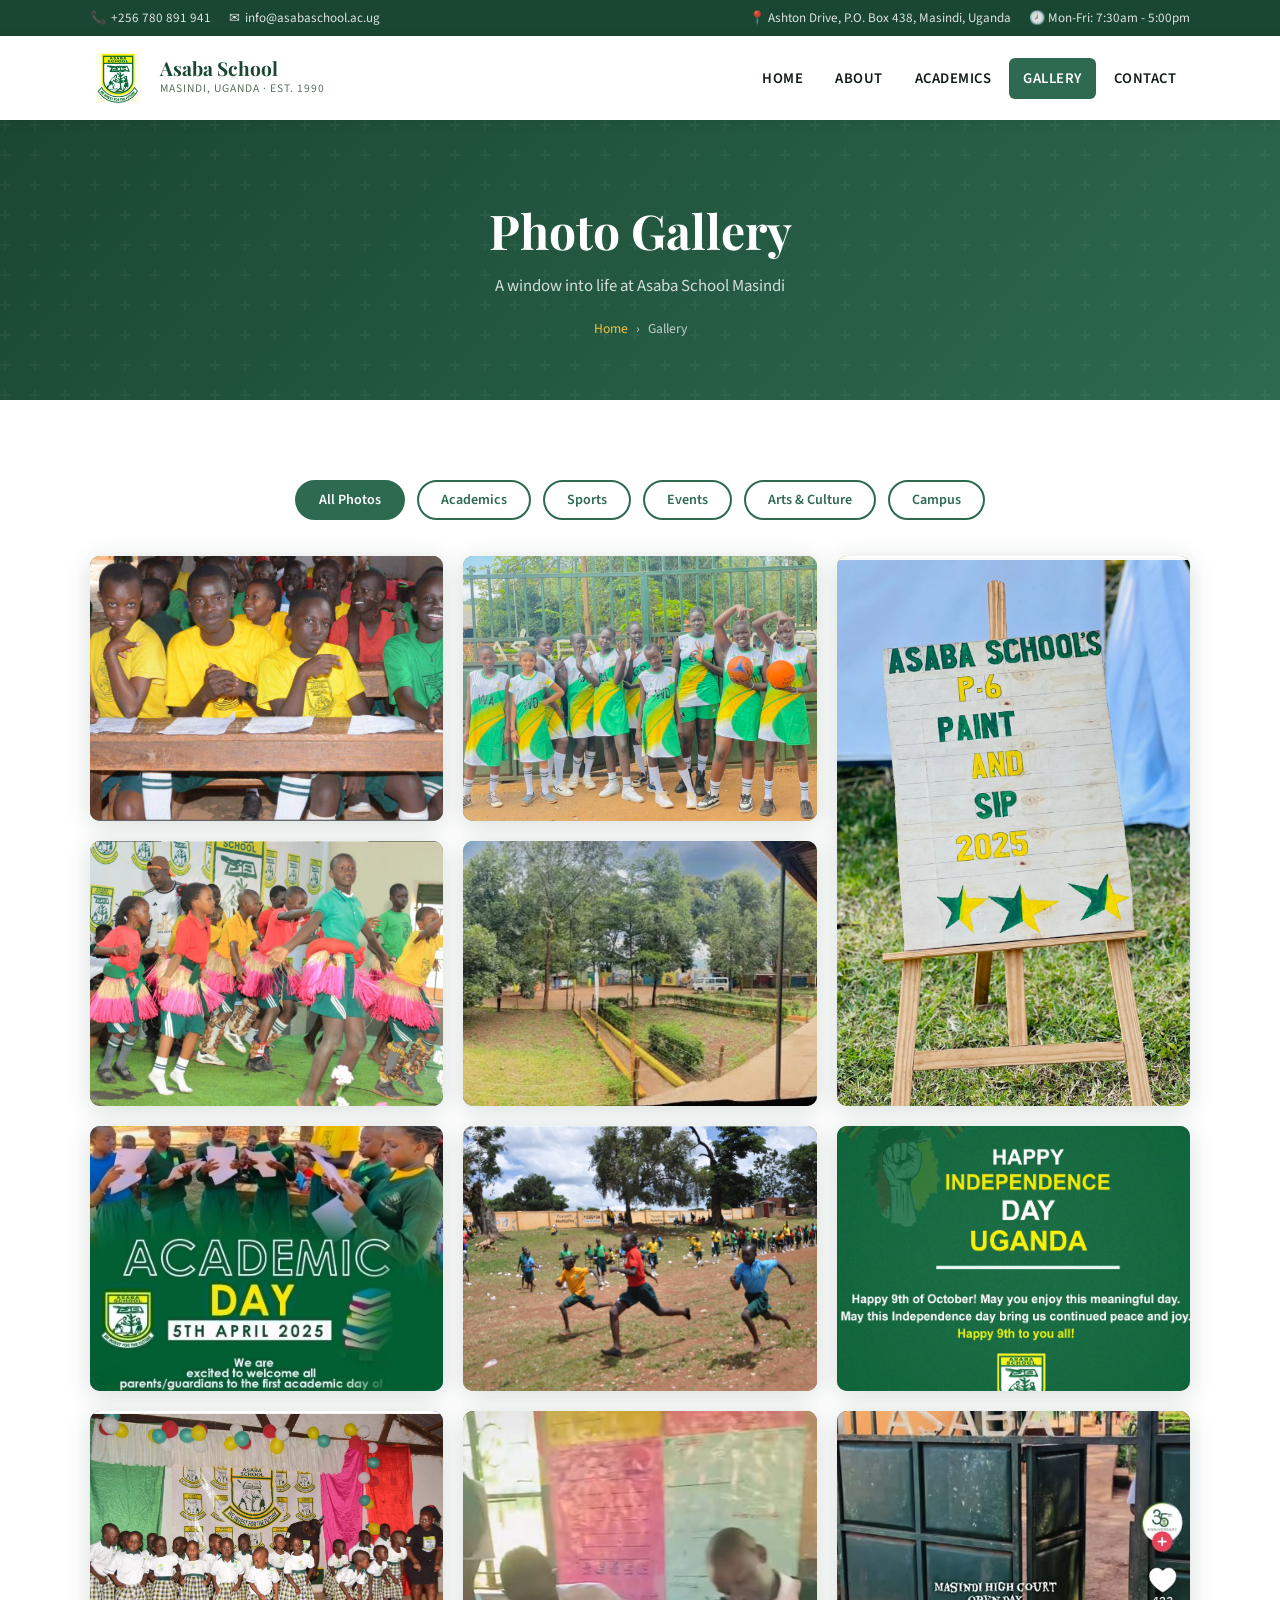
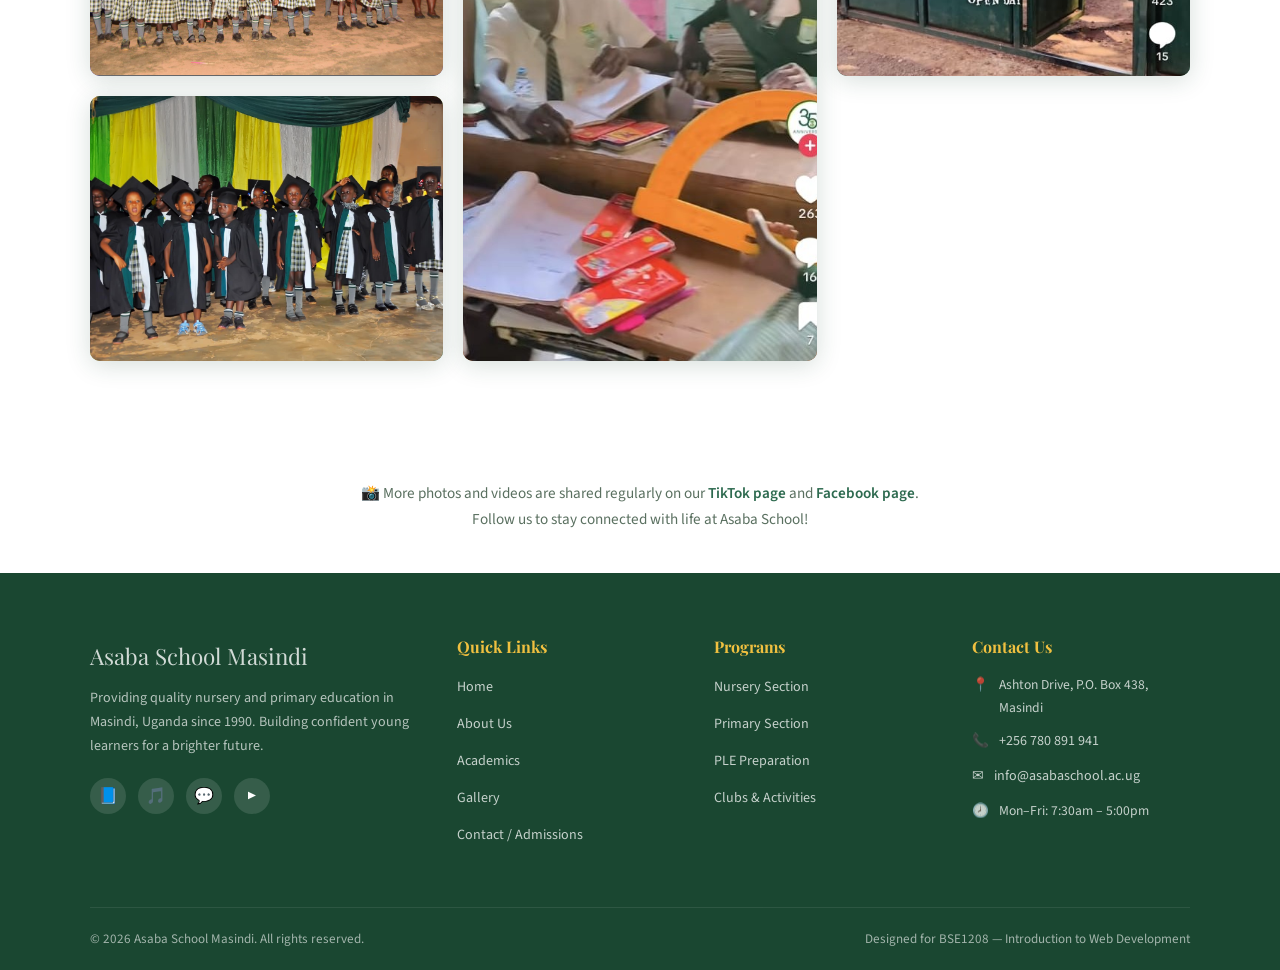
<file: gallery.html>
<!DOCTYPE html>
<html lang="en">
<head>
  <meta charset="UTF-8" />
  <meta name="viewport" content="width=device-width, initial-scale=1.0" />
  <meta name="description" content="Asaba School Masindi Photo Gallery – life at our school through pictures." />
  <title>Gallery | Asaba School Masindi</title>
  <link rel="stylesheet" href="style.css" />
  <link rel="preconnect" href="https://fonts.googleapis.com" />
  <link rel="preconnect" href="https://fonts.gstatic.com" crossorigin />
  <link href="https://fonts.googleapis.com/css2?family=Playfair+Display:wght@400;600;700&family=Source+Sans+3:wght@400;600;700&display=swap" rel="stylesheet" />
  <style>
    /* Gallery-specific transitions */
    .gallery-item {
      transition: opacity 0.3s ease, transform 0.3s ease, display 0s;
      opacity: 1;
      transform: scale(1);
    }
    /* Lightbox */
    .lightbox {
      display: none;
      position: fixed;
      inset: 0;
      background: rgba(0,0,0,0.88);
      z-index: 9999;
      align-items: center;
      justify-content: center;
      flex-direction: column;
      padding: 20px;
    }
    .lightbox.open { display: flex; }
    .lightbox-inner {
      background: var(--white);
      border-radius: var(--radius);
      max-width: 700px;
      width: 100%;
      overflow: hidden;
      position: relative;
    }
    .lightbox-img {
      width: 100%;
      height: 380px;
      background: linear-gradient(135deg, var(--green-mid), var(--green-dark));
      display: flex;
      align-items: center;
      justify-content: center;
      font-size: 6rem;
    }
    .lightbox-body { padding: 24px; }
    .lightbox-body h3 { margin-bottom: 8px; }
    .lightbox-body p { color: var(--text-muted); font-size: 0.92rem; }
    .lightbox-close {
      position: absolute;
      top: 12px; right: 16px;
      background: rgba(0,0,0,0.5);
      border: none;
      color: var(--white);
      font-size: 1.4rem;
      width: 36px; height: 36px;
      border-radius: 50%;
      cursor: pointer;
      display: flex; align-items: center; justify-content: center;
      z-index: 2;
    }
    .lightbox-close:hover { background: var(--gold); color: var(--green-dark); }
  </style>
</head>
<body>

  <!-- TOP BAR -->
  <div class="top-bar">
    <div class="container">
      <div class="top-bar-left">
        <span>📞 <a href="tel:+256780891941">+256 780 891 941</a></span>
        <span>✉ <a href="mailto:info@asabaschool.ac.ug">info@asabaschool.ac.ug</a></span>
      </div>
      <div class="top-bar-right">
        <span>📍 Ashton Drive, P.O. Box 438, Masindi, Uganda</span>
        <span>🕗 Mon-Fri: 7:30am - 5:00pm</span>
      </div>
    </div>
  </div>

  <!-- HEADER -->
  <header>
    <div class="nav-wrapper">
      <a href="index.html" class="logo">
        <div class="logo-badge"><img src="images/Badge.png" alt="Badge" class="logo"></div>
        <div class="logo-text">
          <span class="school-name">Asaba School</span>
          <span class="school-tagline">Masindi, Uganda · Est. 1990</span>
        </div>
      </a>
      <button class="hamburger" id="hamburger" aria-label="Toggle navigation" aria-expanded="false">
        <span></span><span></span><span></span>
      </button>
      <nav id="mainNav">
        <ul>
          <li><a href="index.html">Home</a></li>
          <li><a href="about.html">About</a></li>
          <li><a href="academics.html">Academics</a></li>
          <li><a href="gallery.html" class="active">Gallery</a></li>
          <li><a href="contact.html">Contact</a></li>
        </ul>
      </nav>
    </div>
  </header>

  <!-- PAGE HERO -->
  <div class="page-hero">
    <div class="container">
      <h1>Photo Gallery</h1>
      <p>A window into life at Asaba School Masindi</p>
      <div class="breadcrumb">
        <a href="index.html">Home</a> &rsaquo; <span>Gallery</span>
      </div>
    </div>
  </div>

  <!-- GALLERY -->
  <section>
    <div class="container">
      <!-- Filter Buttons -->
      <div class="gallery-filter">
        <button class="filter-btn active" data-filter="all">All Photos</button>
        <button class="filter-btn" data-filter="academic">Academics</button>
        <button class="filter-btn" data-filter="sports">Sports</button>
        <button class="filter-btn" data-filter="events">Events</button>
        <button class="filter-btn" data-filter="arts">Arts &amp; Culture</button>
        <button class="filter-btn" data-filter="campus">Campus</button>
      </div>

      <!-- Gallery Grid -->
      <div class="gallery-grid">

        <div class="gallery-item" data-category="academic"
             data-title="Classroom Learning"
             data-desc="Primary 6 pupils engaged in a lesson."
             style="background: linear-gradient(135deg,#2d6a4f,#1a4731);">
          <img src="images/IN-CLASS.png" alt="Students in class learning">
          <div class="overlay">
            <h3>Classroom Learning</h3>
            <p>Primary 6 pupils engaged in a lesson</p>
          </div>
        </div>

        <div class="gallery-item" data-category="sports"
             data-title="Netball Team"
             data-desc="Our girls' netball team."
             style="background: linear-gradient(135deg,#276749,#2d6a4f);">
          <img src="images/SportsTeam.png" alt="Students netball team">
          <div class="overlay">
            <h3>Girls' Netball Team</h3>
            <p>Our girls' netball team. </p>
          </div>
        </div>

        <div class="gallery-item tall" data-category="events"
             data-title="Paint AND Sip"
             data-desc="Event where pupils explore their painting talents"
             style="background: linear-gradient(135deg,#d4a017,#b7791f);">
          <img src="images/Paint-and-sip.png" alt="Paint and sip sign">
          <div class="overlay">
            <h3>Paint AND Sip</h3>
            <p>Event where pupils explore their painting talents</p>
          </div>
        </div>

        <div class="gallery-item" data-category="arts"
             data-title="Cultural Dance"
             data-desc="Our traditional dance troupe performs at the Masindi Arts Festival."
             style="background: linear-gradient(135deg,#8b5e3c,#6b4226);">
          <img src="images/CulturalDance.png" alt="Students dancing Maganda">
          <div class="overlay">
            <h3>Cultural Dance</h3>
            <p>Our dance troupe performs at the Masindi Arts Festival</p>
          </div>
        </div>

        <div class="gallery-item" data-category="campus"
             data-title="School Compound"
             data-desc="Aerial view of Asaba School's green and spacious compound"
             style="background: linear-gradient(135deg,#38a169,#2d6a4f);">
           <img src="images/Compound.jpeg" alt="The green and spaciuos school compund">
          <div class="overlay">
            <h3>School Compound</h3>
            <p>Our green and spacious compound</p>
          </div>
        </div>

        <div class="gallery-item" data-category="academic"
             data-title="Academic Day"
             data-desc="Parents come and folow up on students' academics"
             style="background: linear-gradient(135deg,#2b6cb0,#1a365d);">
          <img src="images/academic-day-flyer.png" alt="Flyer for academic day">
          <div class="overlay">
            <h3>Academic Day</h3>
            <p>Parents come and folow up on students' academics</p>
          </div>
        </div>

        <div class="gallery-item" data-category="sports"
             data-title="Athletics Day"
             data-desc="Pupils compete Athletics Competition"
             style="background: linear-gradient(135deg,#c05621,#9c4221);">
          <img src="images/running.png" alt="Students participating in running competition">
          <div class="overlay">
            <h3>Athletics Day</h3>
            <p>Pupils compete in the Annual Cross-Country Athletics Meet</p>
          </div>
        </div>

        <div class="gallery-item" data-category="events"
             data-title="Independence Day Celebrations"
             data-desc="Indepence Day Flyer."
             style="background: linear-gradient(135deg,#276749,#d4a017);">
          <img src="images/independence-day.png" alt="Indepence day Flyer">
          <div class="overlay">
            <h3>Independence Day</h3>
            <p>Indepence Day Flyer</p>
          </div>
        </div>

        <div class="gallery-item" data-category="arts"
             data-title="Drama Performance"
             data-desc="The school drama club presents their end-of-year theatrical performance."
             style="background: linear-gradient(135deg,#6b46c1,#44337a);">
          <img src="images/theatre-perform.png" alt="Nursery Students Dancing">
          <div class="overlay">
            <h3>Drama Performance</h3>
            <p>School drama club end-of-year theatrical performance</p>
          </div>
        </div>

        <div class="gallery-item tall" data-category="academic"
             data-title="Students in Class"
             data-desc="Students in Mathematics Class doing work."
             style="background: linear-gradient(135deg,#744210,#92400e);">
          <img src="images/StudentsWork.jpeg" alt="Students in Class">
          <div class="overlay">
            <h3>Students in Class</h3>
            <p>Students in Mathematics Class doing work.</p>
          </div>
        </div>

        <div class="gallery-item" data-category="campus"
             data-title="Our School Gate"
             data-desc="Asaba Schools Masindi School Gate"
             style="background: linear-gradient(135deg,#1a4731,#2d6a4f);">
          <img src="images/School-gate.jpeg" alt="School Gate">
          <div class="overlay">
            <h3>Our School Gate</h3>
            <p>Asaba Schools Masindi School Gate</p>
          </div>
        </div>

        <div class="gallery-item" data-category="events"
             data-title="Graduation Ceremony"
             data-desc="Nursery graduation - our little ones moving on to Primary One!"
             style="background: linear-gradient(135deg,#d4a017,#276749);">
           <img src="images/Graduate.png" alt="Nursery Students Graduation">
          <div class="overlay">
            <h3>Nursery Graduation</h3>
            <p>Our little ones moving on to Primary One!</p>
          </div>
        </div>

      </div>
      <!-- End Gallery Grid -->
    </div>
  </section>

  <!-- NOTE -->
  <section style="background: var(--white); padding: 40px 0; text-align: center;">
    <div class="container">
      <p style="color: var(--text-muted); font-size: 0.95rem; max-width: 600px; margin: 0 auto;">
        📸 More photos and videos are shared regularly on our
        <a href="https://www.tiktok.com/@asabaschoolmasindi" target="_blank" rel="noopener" style="color: var(--green-mid); font-weight: 600;">TikTok page</a>
        and
        <a href="https://www.facebook.com/asabaschoolmasindi" target="_blank" rel="noopener" style="color: var(--green-mid); font-weight: 600;">Facebook page</a>.
        Follow us to stay connected with life at Asaba School!
      </p>
    </div>
  </section>

  <!-- LIGHTBOX -->
  <div class="lightbox" id="lightbox" role="dialog" aria-modal="true" aria-label="Image preview">
    <div class="lightbox-inner">
      <button class="lightbox-close" id="lightboxClose" aria-label="Close">&times;</button>
      <div class="lightbox-img" id="lightboxImg">🏫</div>
      <div class="lightbox-body">
        <h3 id="lightboxTitle">Title</h3>
        <p id="lightboxDesc">Description</p>
      </div>
    </div>
  </div>

  <!-- FOOTER -->
  <footer>
    <div class="container">
      <div class="footer-grid">
        <div class="footer-brand">
          <p class="school-name">Asaba School Masindi</p>
          <p>Providing quality nursery and primary education in Masindi, Uganda since 1990. Building confident young learners for a brighter future.</p>
          <div class="social-links">
            <a href="#" class="social-link" aria-label="Facebook">📘</a>
            <a href="https://www.tiktok.com/@asabaschoolmasindi" class="social-link" aria-label="TikTok" target="_blank" rel="noopener">🎵</a>
            <a href="#" class="social-link" aria-label="WhatsApp">💬</a>
            <a href="#" class="social-link" aria-label="YouTube">▶️</a>
          </div>
        </div>
        <div class="footer-col">
          <h4>Quick Links</h4>
          <ul>
            <li><a href="index.html">Home</a></li>
            <li><a href="about.html">About Us</a></li>
            <li><a href="academics.html">Academics</a></li>
            <li><a href="gallery.html">Gallery</a></li>
            <li><a href="contact.html">Contact / Admissions</a></li>
          </ul>
        </div>
        <div class="footer-col">
          <h4>Programs</h4>
          <ul>
            <li><a href="academics.html#nursery">Nursery Section</a></li>
            <li><a href="academics.html#primary">Primary Section</a></li>
            <li><a href="academics.html#ple">PLE Preparation</a></li>
            <li><a href="academics.html#clubs">Clubs &amp; Activities</a></li>
          </ul>
        </div>
        <div class="footer-col">
          <h4>Contact Us</h4>
          <ul class="footer-contact">
            <li><span>📍</span><span>Ashton Drive, P.O. Box 438, Masindi</span></li>
            <li><span>📞</span><span><a href="tel:+256780891941">+256 780 891 941</a></span></li>
            <li><span>✉</span><span><a href="mailto:info@asabaschool.ac.ug">info@asabaschool.ac.ug</a></span></li>
            <li><span>🕗</span><span>Mon–Fri: 7:30am – 5:00pm</span></li>
          </ul>
        </div>
      </div>
      <div class="footer-bottom">
        <span>© <span id="currentYear"></span> Asaba School Masindi. All rights reserved.</span>
        <span>Designed for BSE1208 — Introduction to Web Development</span>
      </div>
    </div>
  </footer>

  <button id="scrollTop" aria-label="Scroll to top">↑</button>
  <script src="script.js"></script>
  <script>
    // Lightbox functionality
    const lightbox = document.getElementById('lightbox');
    const lightboxImg   = document.getElementById('lightboxImg');
    const lightboxTitle = document.getElementById('lightboxTitle');
    const lightboxDesc  = document.getElementById('lightboxDesc');
    const lightboxClose = document.getElementById('lightboxClose');

    document.querySelectorAll('.gallery-item').forEach(item => {
      item.addEventListener('click', () => {
        lightboxImg.textContent   = item.querySelector('.gallery-emoji').textContent;
        lightboxTitle.textContent = item.dataset.title;
        lightboxDesc.textContent  = item.dataset.desc;
        lightbox.classList.add('open');
        document.body.style.overflow = 'hidden';
      });
    });

    function closeLightbox() {
      lightbox.classList.remove('open');
      document.body.style.overflow = '';
    }
    lightboxClose.addEventListener('click', closeLightbox);
    lightbox.addEventListener('click', e => { if (e.target === lightbox) closeLightbox(); });
    document.addEventListener('keydown', e => { if (e.key === 'Escape') closeLightbox(); });
  </script>
</body>
</html>
</file>
<file: style.css>
/* ============================================
   ASABA SCHOOL MASINDI — MAIN STYLESHEET
   BSE1208 Introduction to Web Development
   ============================================ */

/* ---------- CSS CUSTOM PROPERTIES ---------- */
:root {
  --green-dark:   #1a4731;
  --green-mid:    #2d6a4f;
  --green-light:  #52b788;
  --gold:         #d4a017;
  --gold-light:   #f0c040;
  --cream:        #fdf6e3;
  --white:        #ffffff;
  --text-dark:    #111a14;
  --text-body:    #2c3e30;
  --text-muted:   #5a7060;
  --shadow:       0 4px 24px rgba(26,71,49,.18);
  --radius:       10px;
  --transition:   0.3s ease;
  --font-display: 'Playfair Display', Georgia, serif;
  --font-body:    'Source Sans 3', 'Segoe UI', sans-serif;
}

/* ---------- RESET & BASE ---------- */
*, *::before, *::after { box-sizing: border-box; margin: 0; padding: 0; }

html { scroll-behavior: smooth; font-size: 16px; }

body {
  font-family: var(--font-body);
  background-color: var(--cream);
  color: var(--text-body);
  line-height: 1.7;
}

img { max-width: 100%; display: block; }

a { color: var(--green-mid); text-decoration: none; transition: color var(--transition); }
a:hover { color: var(--gold); }

ul { list-style: none; }

h1, h2, h3, h4 {
  font-family: var(--font-display);
  color: var(--green-dark);
  line-height: 1.25;
}

/* ---------- UTILITY CLASSES ---------- */
.container {
  max-width: 1140px;
  margin: 0 auto;
  padding: 0 20px;
}

.section-title {
  font-size: clamp(1.8rem, 4vw, 2.8rem);
  margin-bottom: 12px;
  position: relative;
  display: inline-block;
}

.section-title::after {
  content: '';
  display: block;
  height: 4px;
  width: 60px;
  background: var(--gold);
  border-radius: 2px;
  margin-top: 8px;
}

.section-subtitle {
  color: var(--text-muted);
  font-size: 1.05rem;
  margin-bottom: 48px;
  max-width: 600px;
}

.btn {
  display: inline-block;
  padding: 12px 28px;
  border-radius: var(--radius);
  font-family: var(--font-body);
  font-size: 1rem;
  font-weight: 600;
  cursor: pointer;
  border: 2px solid transparent;
  transition: all var(--transition);
  text-align: center;
}

.btn-primary {
  background: var(--gold);
  color: var(--green-dark);
  border-color: var(--gold);
}
.btn-primary:hover {
  background: var(--gold-light);
  color: var(--green-dark);
  transform: translateY(-2px);
  box-shadow: var(--shadow);
}

.btn-outline {
  background: transparent;
  color: var(--white);
  border-color: var(--white);
}
.btn-outline:hover {
  background: var(--white);
  color: var(--green-dark);
}

.text-center { text-align: center; }
.text-center .section-title::after { margin-left: auto; margin-right: auto; }

/* ---------- TOP BAR ---------- */
.top-bar {
  background: var(--green-dark);
  color: rgba(255,255,255,0.85);
  font-size: 0.82rem;
  padding: 7px 0;
}
.top-bar .container {
  display: flex;
  justify-content: space-between;
  align-items: center;
  gap: 12px;
  flex-wrap: wrap;
}
.top-bar a { color: rgba(255,255,255,0.85); }
.top-bar a:hover { color: var(--gold-light); }
.top-bar-left, .top-bar-right { display: flex; align-items: center; gap: 18px; }
.top-bar span { display: flex; align-items: center; gap: 5px; }

/* ---------- HEADER / NAVBAR ---------- */
header {
  background: var(--white);
  box-shadow: 0 2px 12px rgba(0,0,0,0.08);
  position: sticky;
  top: 0;
  z-index: 1000;
}

.nav-wrapper {
  display: flex;
  justify-content: space-between;
  align-items: center;
  padding: 14px 20px;
  max-width: 1140px;
  margin: 0 auto;
}

.logo {
  display: flex;
  align-items: center;
  gap: 14px;
  text-decoration: none;
}

.logo-badge {
  width: 56px;
  height: 56px;
  position: relative;
  display: flex;
  align-items: center;
  justify-content: center;
  flex-shrink: 0;
  border: 3px solid var(--white);
}
.logo-badge img {
  width: 100%;
  height: 100%;
  object-fit: contain; 
}
.logo-text { display: flex; flex-direction: column; }
.logo-text .school-name {
  font-family: var(--font-display);
  font-size: 1.2rem;
  font-weight: 700;
  color: var(--green-dark);
  line-height: 1.1;
}
.logo-text .school-tagline {
  font-size: 0.72rem;
  color: var(--text-muted);
  text-transform: uppercase;
  letter-spacing: 1px;
}

nav ul {
  display: flex;
  gap: 4px;
  align-items: center;
}
nav ul li a {
  display: block;
  padding: 8px 14px;
  border-radius: 6px;
  font-weight: 600;
  font-size: 0.92rem;
  color: var(--text-dark);
  transition: all var(--transition);
  text-transform: uppercase;
  letter-spacing: 0.5px;
}
nav ul li a:hover,
nav ul li a.active {
  background: var(--green-mid);
  color: var(--white);
}

/* Hamburger */
.hamburger {
  display: none;
  flex-direction: column;
  gap: 5px;
  cursor: pointer;
  background: none;
  border: none;
  padding: 6px;
}
.hamburger span {
  display: block;
  width: 26px;
  height: 3px;
  background: var(--green-dark);
  border-radius: 2px;
  transition: all var(--transition);
}

/* ---------- HERO ---------- */
.hero {
  position: relative;
  min-height: 88vh;
  display: flex;
  align-items: center;
  background: linear-gradient(135deg, var(--green-dark) 0%, var(--green-mid) 60%, #38a169 100%);
  overflow: hidden;
}
.hero::before {
  content: '';
  position: absolute;
  inset: 0;
  background: url("data:image/svg+xml,%3Csvg width='60' height='60' viewBox='0 0 60 60' xmlns='http://www.w3.org/2000/svg'%3E%3Cg fill='none' fill-rule='evenodd'%3E%3Cg fill='%23ffffff' fill-opacity='0.04'%3E%3Cpath d='M36 34v-4h-2v4h-4v2h4v4h2v-4h4v-2h-4zm0-30V0h-2v4h-4v2h4v4h2V6h4V4h-4zM6 34v-4H4v4H0v2h4v4h2v-4h4v-2H6zM6 4V0H4v4H0v2h4v4h2V6h4V4H6z'/%3E%3C/g%3E%3C/g%3E%3C/svg%3E");
}
.hero-shapes { position: absolute; inset: 0; pointer-events: none; }
.hero-circle {
  position: absolute;
  border-radius: 50%;
  background: rgba(255,255,255,0.05);
}
.hero-circle.green{
  position: absolute;
  border-radius: 50%;
  background: rgba(144,238,144,0.2);
}
.hero-circle:nth-child(1) { width: 550px; height: 550px; top: -150px; left: -100px; background: rgba(212,160,23,0.12);}
.hero-circle:nth-child(2) { width: 400px; height: 400px; top: 10%; left: 60%; background: rgba(144,238,144,0.2)  ; }
.hero-circle:nth-child(3) { width: 200px; height: 200px; bottom: 10%; left: 5%; background: rgba(212,160,23,0.12); }
.hero-circle:nth-child(4) { width: 300px; height: 300px; top: 80%; left: 50%; background: rgba(144,238,144,0.2); }
.hero-circle:nth-child(5) { width: 500px; height: 500px; top: 50%; right: 50%; background: rgba(144,238,144,0.2); }
.hero-circle:nth-child(6) { width: 500px; height: 500px; bottom: -20%; right: -5%; background:  rgba(212,160,23,0.12); }


.hero-content {
  position: relative;
  z-index: 2;
  max-width: 1140px;
  margin: 0 auto;
  padding: 80px 20px;
  display: grid;
  grid-template-columns: 1fr 1fr;
  gap: 60px;
  align-items: center;
}
.hero-text h1 {
  font-size: clamp(2.2rem, 5vw, 3.8rem);
  color: var(--white);
  margin-bottom: 20px;
  line-height: 1.15;
}
.hero-text h1 span { color: var(--gold-light); display: block; }
.hero-text p {
  color: var(--green-dark);
  font-size: 1.15rem;
  margin-bottom: 36px;
  max-width: 460px;
}
.hero-btns { display: flex; gap: 16px; flex-wrap: wrap; }
.hero-stats {
  display: grid;
  grid-template-columns: 1fr 1fr;
  gap: 20px;
}
.stat-card {
  background: transparent;
  border: 1px solid rgba(255,255,255,0.2);
  border-radius: var(--radius);
  padding: 28px 20px;
  text-align: center;
  color: var(--white);
  transition: transform var(--transition);
}
.stat-card:hover { transform: translateY(-4px); }
.stat-card .number {
  font-family: var(--font-display);
  font-size: 3rem;
  font-weight: 700;
  color: var(--green-dark);
  line-height: 1;
}
.stat-card .label { font-size: 2rem; margin-top: 6px; opacity: 0.85 !important;
  transform: none !important; color: var(--green-dark);;
}

/* ---------- ANNOUNCEMENT BANNER ---------- */
.announcement {
  background: var(--gold);
  color: var(--green-dark);
  padding: 14px 0;
  font-weight: 600;
  text-align: center;
  font-size: 0.9rem;
  overflow: hidden;
}
.announcement .ticker {
  display: inline-block;
  animation: ticker 30s linear infinite;
  white-space: nowrap;
}
@keyframes ticker {
  0% { transform: translateX(100vw); }
  100% { transform: translateX(-100%); }
}

/* ---------- SECTIONS GENERAL ---------- */
section { padding: 80px 0; }
section:nth-child(even) { background: var(--white); }

/* ---------- WHY CHOOSE US (HOME) ---------- */
.features-grid {
  display: grid;
  grid-template-columns: repeat(auto-fit, minmax(240px, 1fr));
  gap: 28px;
  margin-top: 48px;
}
.feature-card {
  background: var(--white);
  border-radius: var(--radius);
  padding: 36px 28px;
  box-shadow: var(--shadow);
  border-top: 4px solid var(--green-light);
  transition: transform var(--transition), box-shadow var(--transition);
}
.feature-card:hover {
  transform: translateY(-6px);
  box-shadow: 0 12px 36px rgba(26,71,49,.18);
}
.feature-icon {
  font-size: 2.4rem;
  margin-bottom: 16px;
  display: block;
}
.feature-card h3 { margin-bottom: 10px; font-size: 1.2rem; }
.feature-card p { color: var(--text-muted); font-size: 0.95rem; }

/* ---------- QUICK INFO (HOME) ---------- */
.quick-info {
  background: var(--green-dark) !important;
  color: var(--white);
}
.quick-info .section-title { color: var(--white); }
.quick-info .section-title::after { background: var(--gold); }
.quick-info .section-subtitle { color: rgba(255,255,255,0.75); }
.info-grid {
  display: grid;
  grid-template-columns: repeat(auto-fit, minmax(220px, 1fr));
  gap: 28px;
  margin-top: 48px;
}
.info-card {
  background: rgba(255,255,255,0.08);
  border: 1px solid rgba(255,255,255,0.15);
  border-radius: var(--radius);
  padding: 32px 24px;
  text-align: center;
  transition: background var(--transition);
}
.info-card:hover { background: rgba(255,255,255,0.14); }
.info-card .icon { font-size: 2.2rem; margin-bottom: 14px; }
.info-card h3 { color: var(--gold-light); margin-bottom: 8px; }
.info-card p { color: rgba(255,255,255,0.8); font-size: 0.92rem; }

/* ---------- NEWS / EVENTS ---------- */
.news-grid {
  display: grid;
  grid-template-columns: repeat(auto-fit, minmax(300px, 1fr));
  gap: 28px;
  margin-top: 48px;
}
.news-card {
  background: var(--white);
  border-radius: var(--radius);
  overflow: hidden;
  box-shadow: var(--shadow);
  transition: transform var(--transition);
}
.news-card:hover { transform: translateY(-4px); }
.news-card-img {
  height: 200px;
  background: linear-gradient(135deg, var(--green-mid), var(--green-dark));
  display: flex;
  align-items: center;
  justify-content: center;
  font-size: 4rem;
}
.news-card-body { padding: 24px; }
.news-date {
  font-size: 0.78rem;
  color: var(--gold);
  font-weight: 700;
  text-transform: uppercase;
  letter-spacing: 1px;
  margin-bottom: 8px;
}
.news-card-body h3 { margin-bottom: 10px; font-size: 1.1rem; }
.news-card-body p { color: var(--text-muted); font-size: 0.92rem; }

/* ---------- PAGE HERO (Inner pages) ---------- */
.page-hero {
  background: linear-gradient(135deg, var(--green-dark), var(--green-mid));
  color: var(--white);
  padding: 80px 0 60px;
  text-align: center;
  position: relative;
  overflow: hidden;
}
.page-hero::before {
  content: '';
  position: absolute;
  inset: 0;
  background: url("data:image/svg+xml,%3Csvg width='60' height='60' viewBox='0 0 60 60' xmlns='http://www.w3.org/2000/svg'%3E%3Cg fill='none'%3E%3Cg fill='%23ffffff' fill-opacity='0.04'%3E%3Cpath d='M36 34v-4h-2v4h-4v2h4v4h2v-4h4v-2h-4zm0-30V0h-2v4h-4v2h4v4h2V6h4V4h-4zM6 34v-4H4v4H0v2h4v4h2v-4h4v-2H6zM6 4V0H4v4H0v2h4v4h2V6h4V4H6z'/%3E%3C/g%3E%3C/g%3E%3C/svg%3E");
}
.page-hero h1 { color: var(--white); font-size: clamp(2rem, 4vw, 3rem); position: relative; }
.page-hero p { color: rgba(255,255,255,0.8); margin-top: 12px; font-size: 1.05rem; position: relative; }
.breadcrumb {
  display: flex;
  justify-content: center;
  gap: 8px;
  margin-top: 16px;
  font-size: 0.85rem;
  color: rgba(255,255,255,0.7);
  position: relative;
}
.breadcrumb a { color: var(--gold-light); }

/* ---------- ABOUT PAGE ---------- */
.about-grid {
  display: grid;
  grid-template-columns: 1fr 1fr;
  gap: 60px;
  align-items: center;
}
.about-image-placeholder {
  border-radius: var(--radius);
  display: flex;
  flex-direction: column;
  align-items: center;
  justify-content: center;
  position: relative;
  overflow: hidden;
}
.about-image-placeholder img{
  width: 100%;
  height: 250px;
  object-fit: cover;
  border-radius: var(--radius);
}
.img-text { font-size: 1.2rem; font-family: var(--white); opacity: 0.85;
  margin-top: 10px;
  text-align: center;
 }
.about-image-placeholder::after {
  content: '';
  position: absolute;
  bottom: -40px; right: -40px;
  width: 200px; height: 200px;
  border-radius: 50%;
  background: rgba(255,255,255,0.08);
}

.about-content .section-title { font-size: 2rem; }
.about-content p { color: var(--text-body); margin-bottom: 16px; }

.values-list { margin-top: 24px; }
.values-list li {
  display: flex;
  align-items: flex-start;
  gap: 14px;
  margin-bottom: 16px;
  padding: 16px;
  background: var(--cream);
  border-radius: 8px;
  border-left: 4px solid var(--green-light);
}
.values-list li .val-icon { font-size: 1.4rem; flex-shrink: 0; }
.values-list li .val-text strong { display: block; color: var(--green-dark); margin-bottom: 4px; }
.values-list li .val-text span { font-size: 0.88rem; color: var(--text-muted); }

.team-grid {
  display: grid;
  grid-template-columns: repeat(auto-fit, minmax(200px, 1fr));
  gap: 28px;
  margin-top: 48px;
}
.team-card {
  text-align: center;
  background: var(--white);
  border-radius: var(--radius);
  padding: 32px 20px;
  box-shadow: var(--shadow);
  transition: transform var(--transition);
}
.team-card:hover { transform: translateY(-4px); }
.teacher-photo {
  width: 150px; 
  height: 150px;
  border-radius: 50%;
  object-fit: cover;
  border: 3px solid var(--white); 
  margin-bottom: 15px;
}
.team-avatar {
  width: 150px; 
  height: 150px;
  border-radius: 50%;
  object-fit: cover;
  border: 3px solid #f0f0f0;
  margin-bottom: 15px;
}
.team-card h3 { font-size: 1rem; margin-bottom: 4px; }
.team-card .role { color: var(--green-mid); font-size: 0.82rem; font-weight: 600; text-transform: uppercase; letter-spacing: 0.5px; }

/* ---------- ACADEMICS PAGE ---------- */
.programs-grid {
  display: grid;
  grid-template-columns: repeat(auto-fit, minmax(300px, 1fr));
  gap: 28px;
  margin-top: 48px;
}
.program-card {
  background: var(--white);
  border-radius: var(--radius);
  overflow: hidden;
  box-shadow: var(--shadow);
  transition: transform var(--transition);
}
.program-card:hover { transform: translateY(-5px); }
.program-header {
  background: linear-gradient(135deg, var(--green-mid), var(--green-dark));
  padding: 32px 24px;
  color: var(--white);
  text-align: center;
}
.program-header .prog-icon { font-size: 2.8rem; margin-bottom: 12px; }
.program-header h3 { color: var(--white); font-size: 1.3rem; }
.program-header .age { color: var(--gold-light); font-size: 0.85rem; margin-top: 4px; }
.program-body { padding: 24px; }
.program-body p { color: var(--text-muted); margin-bottom: 16px; font-size: 0.92rem; }
.program-body ul { padding-left: 0; }
.program-body ul li {
  padding: 6px 0;
  font-size: 0.9rem;
  color: var(--text-body);
  display: flex;
  align-items: center;
  gap: 8px;
  border-bottom: 1px dashed #e0e8e2;
}
.program-body ul li::before { content: '✓'; color: var(--green-mid); font-weight: 700; flex-shrink: 0; }

.schedule-table {
  width: 100%;
  border-collapse: collapse;
  margin-top: 28px;
  font-size: 0.92rem;
  box-shadow: var(--shadow);
  border-radius: var(--radius);
  overflow: hidden;
}
.schedule-table thead { background: var(--green-dark); color: var(--white); }
.schedule-table th, .schedule-table td {
  padding: 14px 18px;
  text-align: left;
  border-bottom: 1px solid #e0e8e2;
}
.schedule-table tbody tr:nth-child(even) { background: #f0f7f3; }
.schedule-table tbody tr:hover { background: #dff0e8; }
.schedule-table th { font-weight: 600; font-size: 0.85rem; text-transform: uppercase; letter-spacing: 0.5px; }

/* ---------- GALLERY PAGE ---------- */
.gallery-filter {
  display: flex;
  gap: 12px;
  flex-wrap: wrap;
  justify-content: center;
  margin-bottom: 36px;
}
.filter-btn {
  padding: 8px 22px;
  border-radius: 50px;
  border: 2px solid var(--green-mid);
  background: transparent;
  color: var(--green-mid);
  font-weight: 600;
  font-size: 0.88rem;
  cursor: pointer;
  transition: all var(--transition);
  font-family: var(--font-body);
}
.filter-btn:hover, .filter-btn.active {
  background: var(--green-mid);
  color: var(--white);
}

.gallery-grid {
  display: grid;
  grid-template-columns: repeat(auto-fill, minmax(280px, 1fr));
  gap: 20px;
}
/* This ensures the image fills the box without distortion */
.gallery-item img {
  width: 100%;
  height: 100%;
  object-fit: cover; /* This is the "magic" property that crops the image to fit */
  object-position: center; /* Keeps the middle of the photo visible */
  display: block;
}

.gallery-item {
  border-radius: var(--radius);
  overflow: hidden;
  position: relative;
  cursor: pointer;
  box-shadow: var(--shadow);
  aspect-ratio: 4/3;
  background: linear-gradient(135deg, var(--green-mid), var(--green-dark));
  display: flex;
  align-items: center;
  justify-content: center;
  transition: transform var(--transition);
}
.gallery-item:hover { transform: scale(1.02); }
.gallery-item .overlay {
  position: absolute;
  inset: 0;
  background: rgba(26,71,49,.7);
  display: flex;
  flex-direction: column;
  align-items: center;
  justify-content: center;
  opacity: 0;
  transition: opacity var(--transition);
  color: var(--white);
  text-align: center;
  padding: 20px;
}
.gallery-item:hover .overlay { opacity: 1; }
.gallery-item .overlay h3 { color: var(--white); margin-bottom: 6px; }
.gallery-item .overlay p { font-size: 0.85rem; opacity: 0.85; }
.gallery-emoji { font-size: 4rem; opacity: 0.6; }
.gallery-item.tall { grid-row: span 2; aspect-ratio: unset; min-height: 400px; }

/* ---------- CONTACT PAGE ---------- */
.contact-layout {
  display: grid;
  grid-template-columns: 1fr 1.5fr;
  gap: 48px;
  align-items: start;
}
.contact-info h2 { margin-bottom: 16px; }
.contact-info p { color: var(--text-muted); margin-bottom: 28px; }
.contact-detail {
  display: flex;
  gap: 16px;
  align-items: flex-start;
  margin-bottom: 20px;
  padding: 16px;
  background: var(--cream);
  border-radius: 8px;
}
.contact-detail .icon { font-size: 1.5rem; flex-shrink: 0; }
.contact-detail .text strong { display: block; color: var(--green-dark); margin-bottom: 2px; }
.contact-detail .text span { font-size: 0.9rem; color: var(--text-muted); }

/* Form */
.contact-form {
  background: var(--white);
  padding: 40px;
  border-radius: var(--radius);
  box-shadow: var(--shadow);
}
.contact-form h2 { margin-bottom: 24px; font-size: 1.6rem; }
.form-row { display: grid; grid-template-columns: 1fr 1fr; gap: 16px; }
.form-group { margin-bottom: 18px; }
.form-group label {
  display: block;
  font-weight: 600;
  font-size: 0.88rem;
  color: var(--green-dark);
  margin-bottom: 6px;
  text-transform: uppercase;
  letter-spacing: 0.4px;
}
.form-group input,
.form-group select,
.form-group textarea {
  width: 100%;
  padding: 12px 16px;
  border: 2px solid #d4e6da;
  border-radius: 8px;
  font-family: var(--font-body);
  font-size: 0.95rem;
  color: var(--text-body);
  background: var(--cream);
  transition: border-color var(--transition), box-shadow var(--transition);
  outline: none;
}
.form-group input:focus,
.form-group select:focus,
.form-group textarea:focus {
  border-color: var(--green-mid);
  box-shadow: 0 0 0 3px rgba(45,106,79,.12);
  background: var(--white);
}
.form-group textarea { resize: vertical; min-height: 130px; }
.form-error { color: #c0392b; font-size: 0.8rem; margin-top: 4px; display: none; }
.form-success {
  display: none;
  background: #e8f5e9;
  border: 1px solid var(--green-light);
  color: var(--green-dark);
  padding: 16px;
  border-radius: 8px;
  margin-top: 16px;
  font-weight: 600;
  text-align: center;
}

.map-placeholder {
  background: linear-gradient(135deg, #e8f5e9, #c8e6c9);
  border-radius: var(--radius);
  height: 280px;
  display: flex;
  flex-direction: column;
  align-items: center;
  justify-content: center;
  color: var(--green-dark);
  font-size: 3rem;
  gap: 12px;
  margin-top: 40px;
  border: 2px dashed var(--green-light);
}
.map-placeholder p { font-size: 0.95rem; color: var(--text-muted); font-size: 1rem; }
.map-placeholder strong { color: var(--green-dark); }

/* ---------- FOOTER ---------- */
footer {
  background: var(--green-dark);
  color: rgba(255,255,255,0.85);
  padding: 64px 0 0;
}
.footer-grid {
  display: grid;
  grid-template-columns: 1.5fr 1fr 1fr 1fr;
  gap: 40px;
  padding-bottom: 48px;
}
.footer-brand .school-name {
  font-family: var(--font-display);
  font-size: 1.4rem;
  color: var(--white);
  margin-bottom: 12px;
}
.footer-brand p { font-size: 0.88rem; line-height: 1.7; opacity: 0.8; margin-bottom: 20px; }

.footer-col h4 {
  color: var(--gold-light);
  font-family: var(--font-display);
  margin-bottom: 16px;
  font-size: 1rem;
}
.footer-col ul li { margin-bottom: 10px; }
.footer-col ul li a {
  color: rgba(255,255,255,0.75);
  font-size: 0.88rem;
  transition: color var(--transition);
}
.footer-col ul li a:hover { color: var(--gold-light); }

.footer-contact li {
  display: flex;
  align-items: flex-start;
  gap: 10px;
  font-size: 0.85rem;
  margin-bottom: 12px;
  color: rgba(255,255,255,0.75);
}
.footer-contact li span:first-child { flex-shrink: 0; }

.social-links { display: flex; gap: 12px; flex-wrap: wrap; }
.social-link {
  width: 36px; height: 36px;
  border-radius: 50%;
  background: rgba(255,255,255,0.12);
  display: flex; align-items: center; justify-content: center;
  font-size: 1rem;
  transition: background var(--transition);
  color: var(--white);
}
.social-link:hover { background: var(--gold); color: var(--green-dark); }

.footer-bottom {
  border-top: 1px solid rgba(255,255,255,0.12);
  padding: 20px 0;
  display: flex;
  justify-content: space-between;
  align-items: center;
  flex-wrap: wrap;
  gap: 12px;
  font-size: 0.82rem;
  opacity: 0.7;
}

/* ---------- SCROLL TO TOP ---------- */
#scrollTop {
  position: fixed;
  bottom: 30px;
  right: 30px;
  width: 44px; height: 44px;
  background: var(--green-mid);
  color: var(--white);
  border: none;
  border-radius: 50%;
  font-size: 1.2rem;
  cursor: pointer;
  box-shadow: var(--shadow);
  display: none;
  align-items: center;
  justify-content: center;
  z-index: 999;
  transition: background var(--transition), transform var(--transition);
}
#scrollTop:hover { background: var(--gold); transform: scale(1.1); }
#scrollTop.visible { display: flex; }

/* ---------- ANIMATIONS ---------- */
.fade-in {
  opacity: 0;
  transform: translateY(30px);
  transition: opacity 0.6s ease, transform 0.6s ease;
}
.fade-in.visible {
  opacity: 1;
  transform: translateY(0);
}

/* ---------- RESPONSIVE ---------- */
@media (max-width: 900px) {
  .hero-content { grid-template-columns: 1fr; text-align: center; }
  .hero-text p { margin-left: auto; margin-right: auto; }
  .hero-btns { justify-content: center; }
  .hero-stats { grid-template-columns: repeat(2, 1fr); max-width: 400px; margin: 0 auto; }
  .about-grid { grid-template-columns: 1fr; }
  .contact-layout { grid-template-columns: 1fr; }
  .footer-grid { grid-template-columns: 1fr 1fr; }
}

@media (max-width: 768px) {
  .hamburger { display: flex; }
  nav {
    display: none;
    position: absolute;
    top: 100%;
    left: 0; right: 0;
    background: var(--white);
    box-shadow: 0 8px 24px rgba(0,0,0,0.1);
    padding: 16px;
  }
  nav.open { display: block; }
  nav ul { flex-direction: column; gap: 4px; }
  nav ul li a { padding: 12px 16px; }
  .top-bar .container { flex-direction: column; gap: 4px; text-align: center; }
  .form-row { grid-template-columns: 1fr; }
  .contact-form { padding: 24px; }
  section { padding: 60px 0; }
}

@media (max-width: 560px) {
  .hero-stats { grid-template-columns: 1fr 1fr; }
  .footer-grid { grid-template-columns: 1fr; }
  .footer-bottom { flex-direction: column; text-align: center; }
}
</file>
